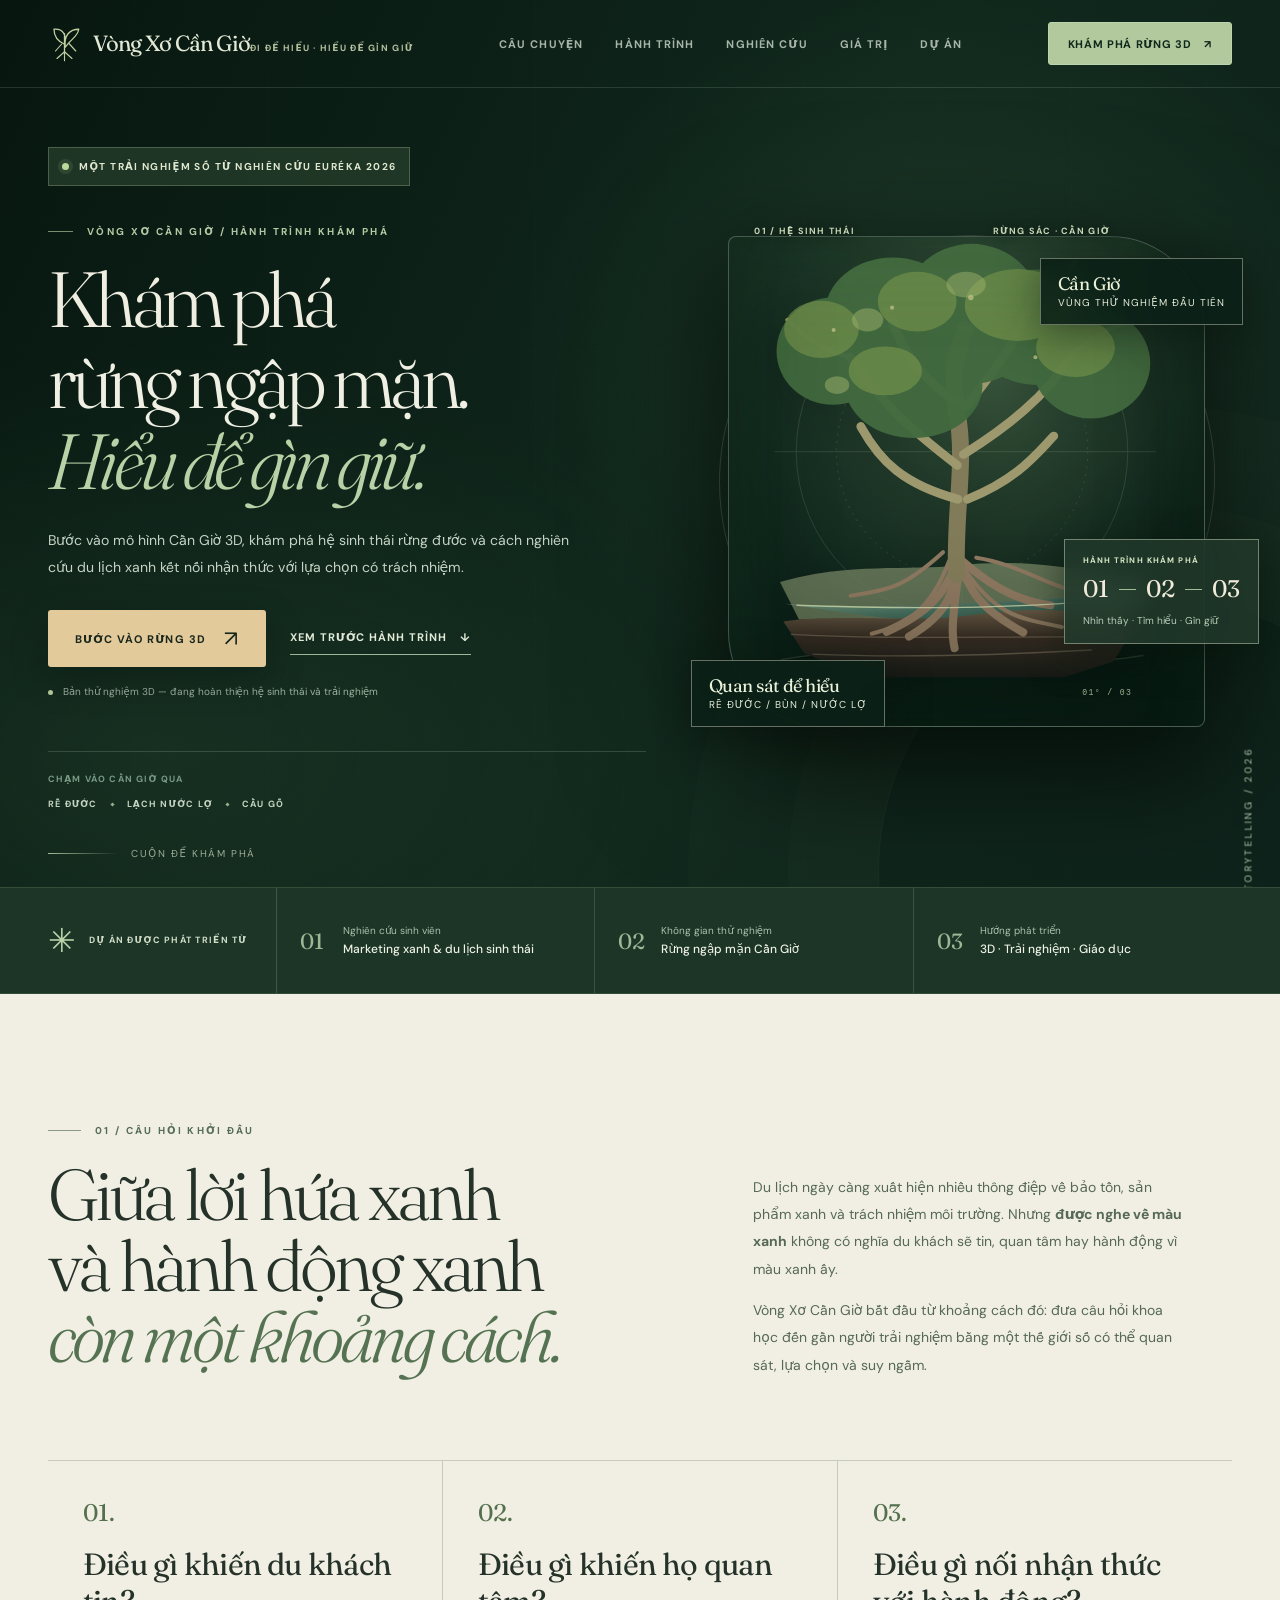
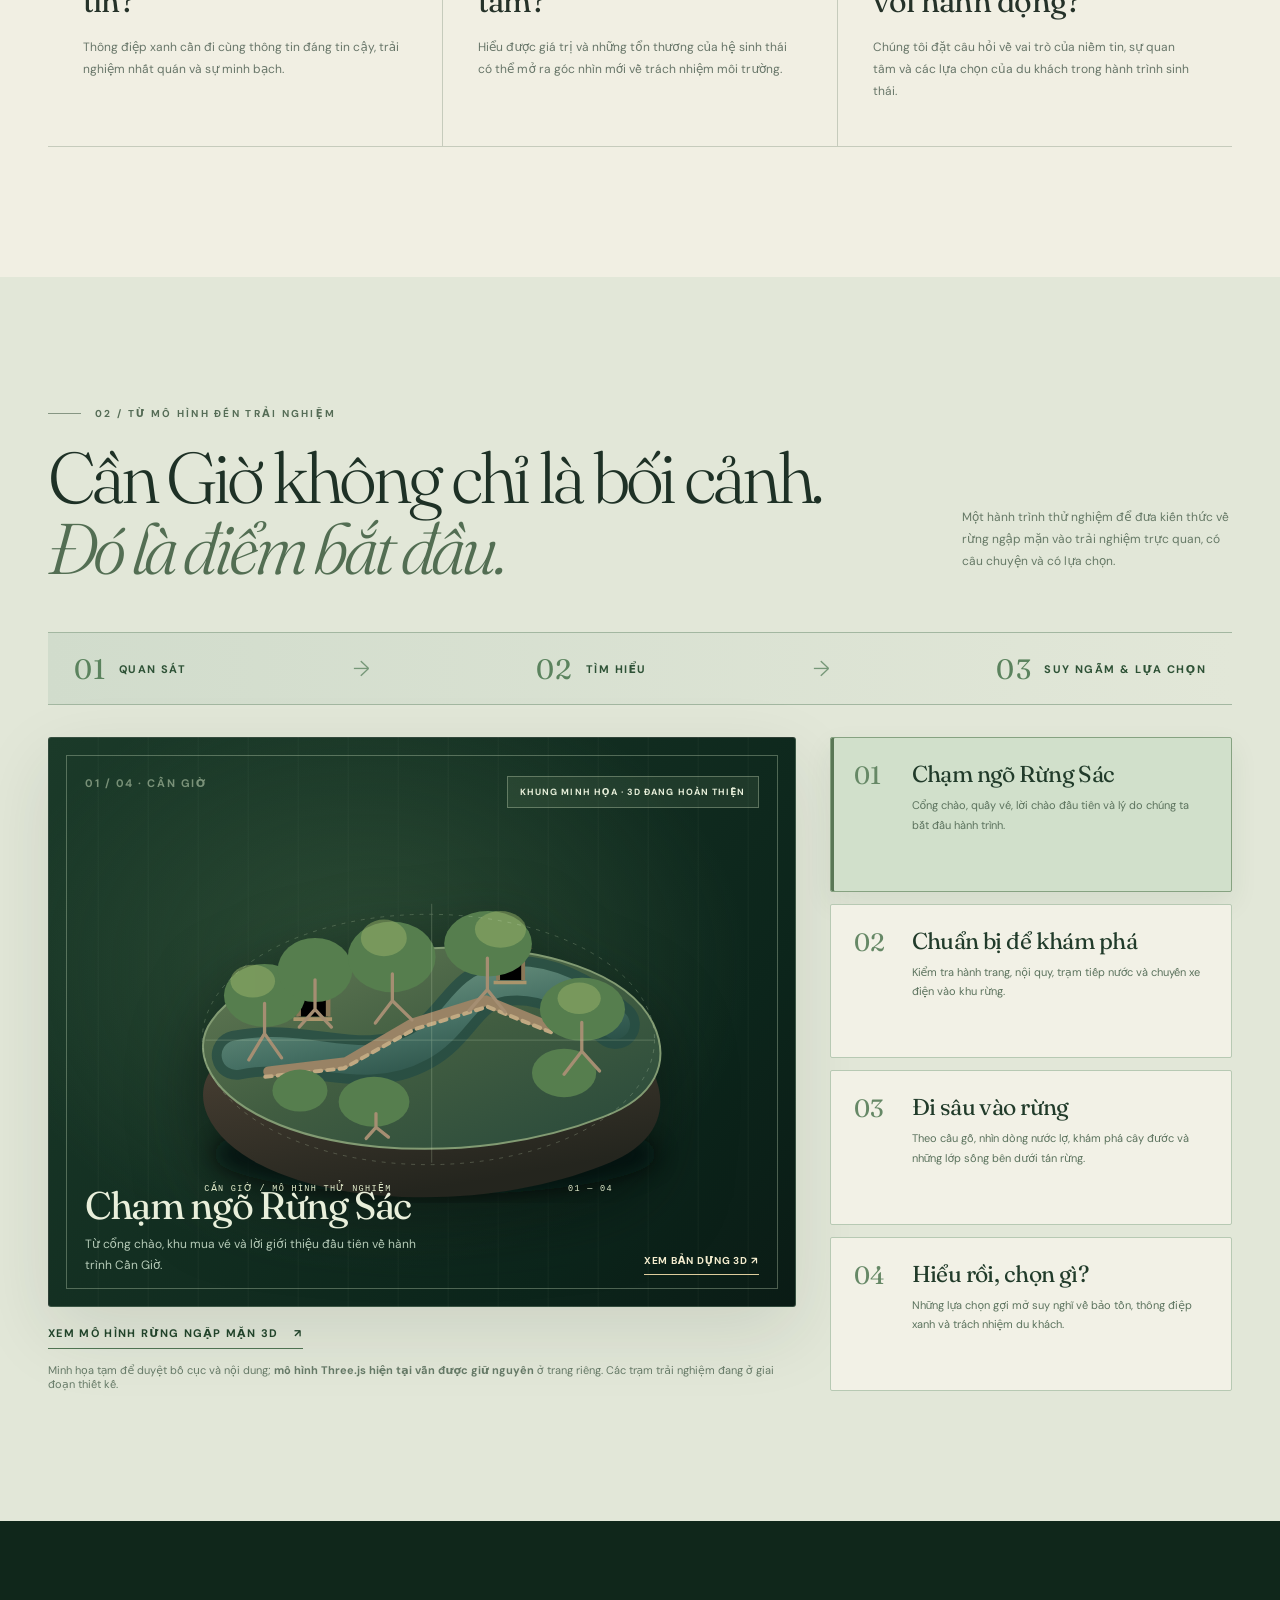
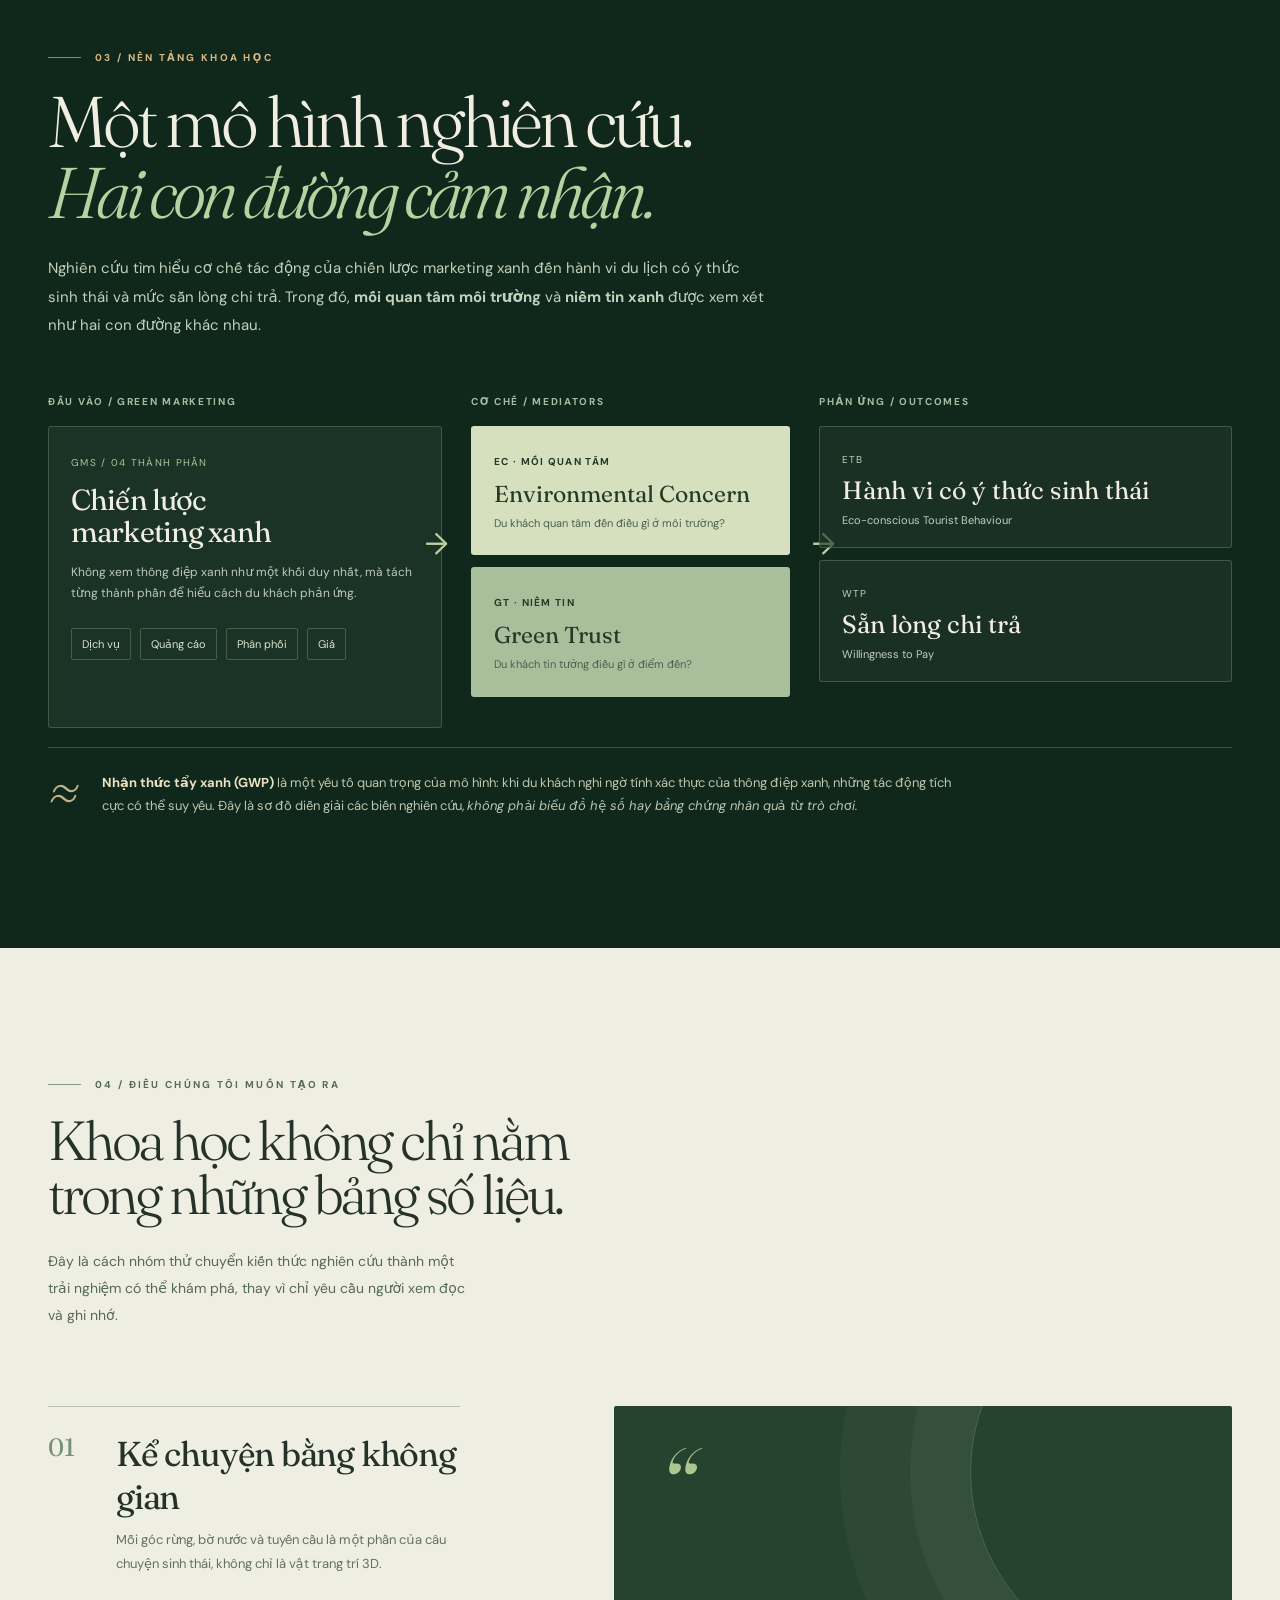
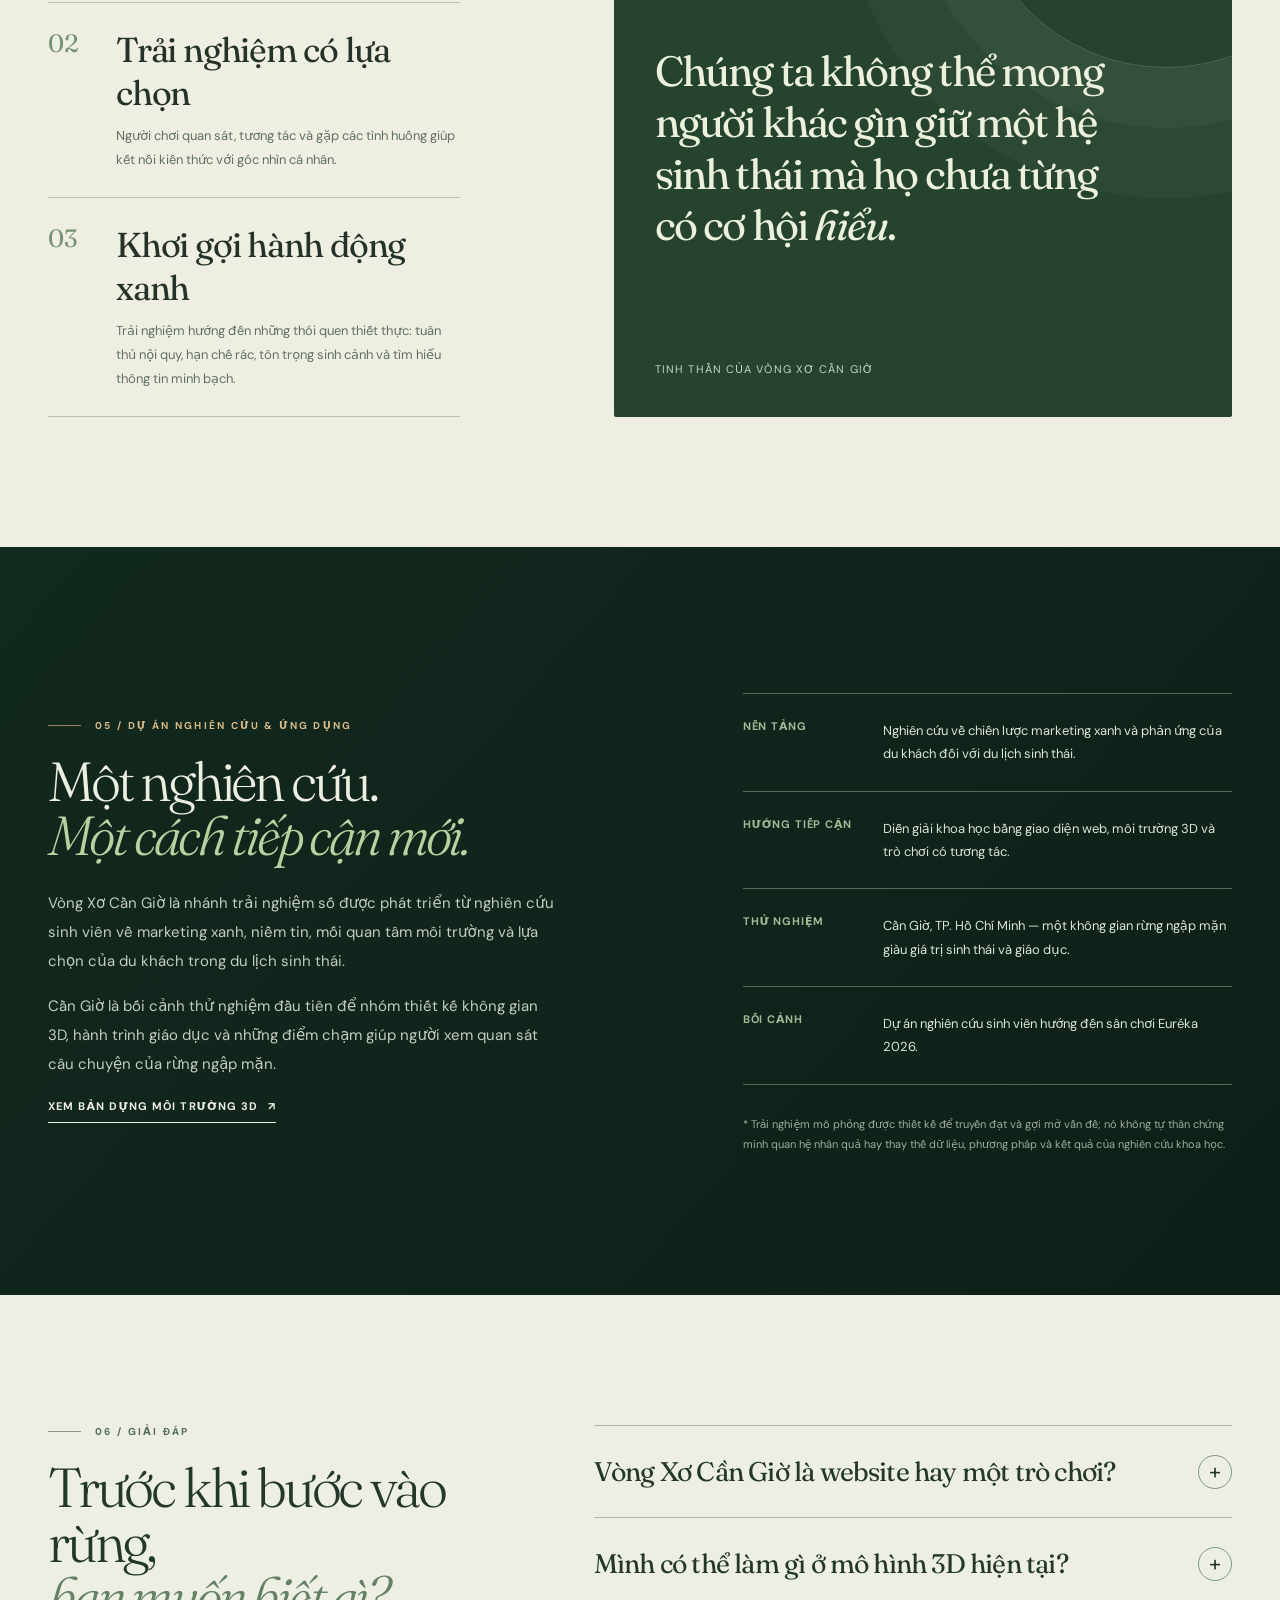
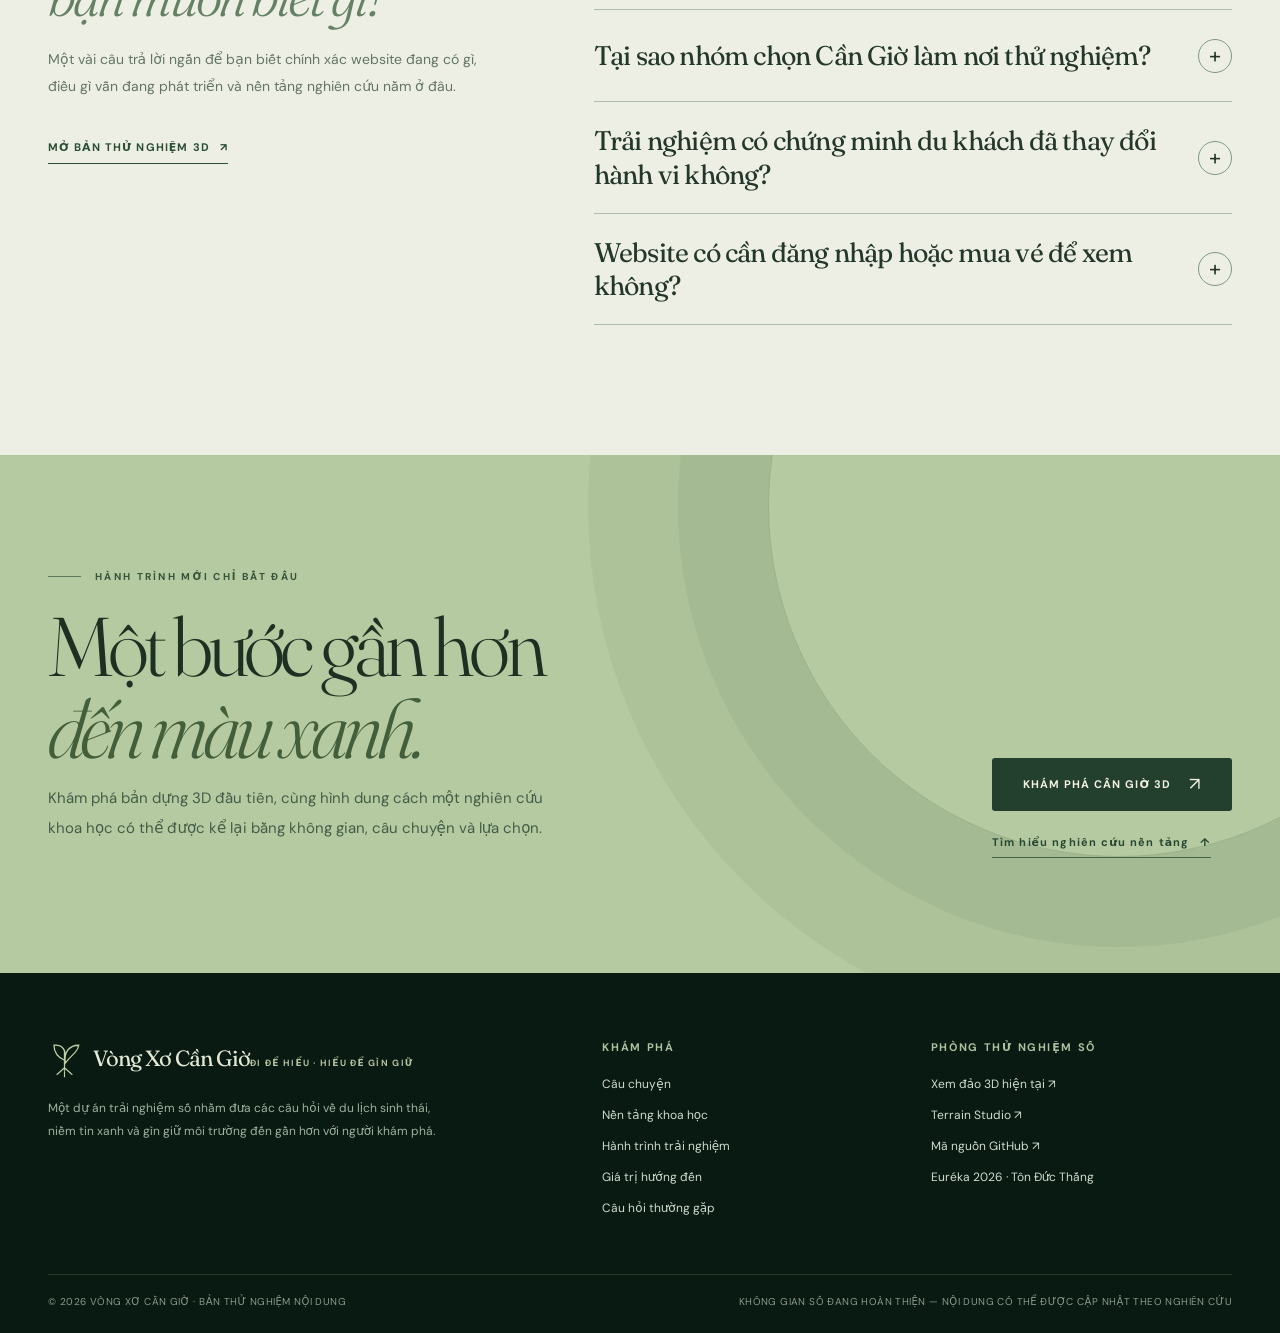
<file: index.html>
<!doctype html>
<html lang="vi">
<head>
  <meta charset="utf-8">
  <meta name="viewport" content="width=device-width,initial-scale=1">
  <meta name="theme-color" content="#0c1914">
  <meta name="description" content="Khám phá mô hình rừng ngập mặn Cần Giờ 3D. Từ trải nghiệm số đến những câu hỏi khoa học về niềm tin, nhận thức và du lịch xanh.">
  <meta property="og:type" content="website">
  <meta property="og:title" content="Vòng Xơ Cần Giờ — Đi để hiểu. Hiểu để gìn giữ.">
  <meta property="og:description" content="Bước vào rừng ngập mặn Cần Giờ 3D — hiểu hệ sinh thái, khám phá câu chuyện khoa học về du lịch xanh.">
  <title>Khám phá rừng ngập mặn Cần Giờ 3D | Vòng Xơ Cần Giờ</title>
  <link rel="stylesheet" href="./landing.css">
  <link rel="stylesheet" href="./landing-v2.css">
  <script src="./landing.js" defer></script>
</head>
<body>
  <a class="skip" href="#noi-dung">Chuyển tới nội dung chính</a>
  <div class="progress" aria-hidden="true"></div>

  <header class="site-header">
    <div class="container header-inner">
      <a class="identity" href="#dau-trang" aria-label="Vòng Xơ Cần Giờ — đầu trang">
        <svg class="identity-icon" viewBox="0 0 44 50" fill="none" aria-hidden="true">
          <path d="M22 40V12M22 26C13 22 8 15 8 6c12-1 17 7 14 20ZM23 30c9-13 16-13 18-24-12 0-20 8-18 24Z" stroke="currentColor" stroke-width="1.7" stroke-linecap="round" stroke-linejoin="round"/>
          <path d="m22 36-10 9m10-9 10 9M22 41v7M18 26l-8 9m18-10 9 10" stroke="currentColor" stroke-width="1.5" stroke-linecap="round"/>
        </svg>
        <span><span class="identity-title">Vòng Xơ Cần Giờ</span><span class="identity-sub">ĐI ĐỂ HIỂU · HIỂU ĐỂ GÌN GIỮ</span></span>
      </a>
      <nav class="main-nav" id="mainNav" aria-label="Điều hướng chính">
        <a href="#cau-chuyen">Câu chuyện</a>
        <a href="#hanh-trinh">Hành trình</a>
        <a href="#khoa-hoc">Nghiên cứu</a>
        <a href="#gia-tri">Giá trị</a>
        <a href="#du-an">Dự án</a>
      </nav>
      <a class="header-action" href="./3d.html">KHÁM PHÁ RỪNG 3D <span aria-hidden="true">↗</span></a>
      <button class="menu-button" type="button" aria-label="Mở menu" aria-controls="mainNav" aria-expanded="false">
        <svg viewBox="0 0 24 24" fill="none" stroke="currentColor" stroke-width="1.7" stroke-linecap="round"><path d="M4 7h16M4 12h16M4 17h16"/></svg>MENU
      </button>
    </div>
  </header>

  <main id="noi-dung">
    <section class="hero" id="dau-trang" aria-labelledby="heroTitle">
      <div class="container hero-grid">
        <div class="hero-copy">
          <div class="hero-project-label"><span class="project-pulse" aria-hidden="true"></span> MỘT TRẢI NGHIỆM SỐ TỪ NGHIÊN CỨU EURÉKA 2026</div>
          <div class="eyebrow">VÒNG XƠ CẦN GIỜ / HÀNH TRÌNH KHÁM PHÁ</div>
          <h1 class="display hero-title" id="heroTitle">Khám phá<br><span class="hero-line-accent">rừng ngập mặn.</span><br><em>Hiểu để gìn giữ.</em></h1>
          <p class="body-lead hero-dek">Bước vào mô hình Cần Giờ 3D, khám phá hệ sinh thái rừng đước và cách nghiên cứu du lịch xanh kết nối nhận thức với lựa chọn có trách nhiệm.</p>
          <div class="hero-actions">
            <a class="btn btn-main hero-primary" href="./3d.html">Bước vào rừng 3D <span class="arrow" aria-hidden="true">↗</span></a>
            <a class="hero-secondary" href="#hanh-trinh">Xem trước hành trình <span aria-hidden="true">↓</span></a>
          </div>
          <div class="hero-prototype-note"><span class="status-dot" aria-hidden="true"></span> Bản thử nghiệm 3D — đang hoàn thiện hệ sinh thái và trải nghiệm</div>
          <div class="hero-aside" aria-label="Những gì có thể khám phá">
            <span class="hero-aside-label">CHẠM VÀO CẦN GIỜ QUA</span>
            <span>RỄ ĐƯỚC</span><span class="hero-aside-sep" aria-hidden="true"></span>
            <span>LẠCH NƯỚC LỢ</span><span class="hero-aside-sep" aria-hidden="true"></span>
            <span>CẦU GỖ</span>
          </div>
        </div>

        <div class="illustration-shell" aria-label="Minh họa nghệ thuật rừng đước và lớp đất ngập mặn">
          <div class="illustration-orbit" aria-hidden="true"></div>
          <div class="illustration-orbit two" aria-hidden="true"></div>
          <div class="illustration-card" aria-hidden="true">
            <svg viewBox="0 0 700 720" xmlns="http://www.w3.org/2000/svg" role="img" aria-label="Cây đước với tán rừng, rễ chống, mặt nước và lớp bùn">
              <defs>
                <radialGradient id="forestHalo" cx=".55" cy=".26" r=".66"><stop offset="0" stop-color="#49694b" stop-opacity=".72"/><stop offset="1" stop-color="#132c20" stop-opacity=".03"/></radialGradient>
                <linearGradient id="tidalWater" x1="0" y1="0" x2="1" y2="1"><stop stop-color="#8caa88"/><stop offset=".48" stop-color="#426e60"/><stop offset="1" stop-color="#153c33"/></linearGradient>
                <linearGradient id="darkSoil" x1="0" x2="0" y1="0" y2="1"><stop stop-color="#665844"/><stop offset=".4" stop-color="#382d24"/><stop offset="1" stop-color="#1b1c18"/></linearGradient>
              </defs>
              <rect width="700" height="720" fill="url(#forestHalo)"/>
              <g opacity=".2" stroke="#d5e0bc" fill="none">
                <circle cx="343" cy="316" r="244"/><circle cx="343" cy="316" r="185" stroke-dasharray="3 8"/>
                <path d="M67 316H628M343 48v565"/><path d="M125 150c140 70 320 65 451-2" stroke-dasharray="4 10"/>
              </g>
              <g stroke="#69826c" stroke-width="2" opacity=".37">
                <path d="M76 622c185-30 365 4 552-33"/><path d="M88 636c180-22 358 6 522-20"/>
              </g>
              <path d="M75 508c101-30 189-16 263-25 92-9 173 0 284 31l-18 33-55 19-446-3Z" fill="#728362" opacity=".8"/>
              <path d="M83 540c154 11 337-5 527-16-31 14-83 32-143 39-146 14-261-4-384-23Z" fill="url(#tidalWater)" opacity=".85"/>
              <path d="M80 566c77-12 196 3 281-10 89-13 160-8 239 13l-34 56-73 23H201l-90-35Z" fill="url(#darkSoil)"/>
              <path d="M91 585c142 8 294 2 487 4M123 614c114 5 247 3 411-6" stroke="#867761" stroke-width="2" opacity=".6" fill="none"/>
              <g stroke="#8d7860" stroke-linecap="round" fill="none">
                <path d="M336 475c-15 48-43 78-104 106M338 472c-6 44-10 80-73 116M338 476c18 44 25 67 95 106M340 474c35 31 76 61 133 68M340 468c-4 56-16 104-8 137" stroke-width="12"/>
                <path d="M315 464c-55 50-78 56-136 64M364 472c66 10 110 46 161 52M341 481c49 74 81 80 149 93M324 477c-28 75-65 94-114 107" stroke-width="6"/>
              </g>
              <path d="M335 497c-4-92 15-168 0-242-5-44-7-68 13-118" stroke="#827b59" stroke-width="25" fill="none" stroke-linecap="round"/>
              <g fill="none" stroke="#9e986e" stroke-linecap="round">
                <path d="M336 336c-69-53-111-91-158-159M345 320c61-38 123-85 161-149M348 250c-70-39-95-88-114-141M349 250c39-52 76-94 101-167M337 386c-80-22-114-55-143-107M351 386c74-30 100-65 127-93" stroke-width="13"/>
                <path d="M178 176c-37-5-67-30-92-54M506 171c33-28 55-39 77-43M450 83c26-5 42-20 59-46" stroke-width="6"/>
              </g>
              <g fill="#426a3f" opacity=".96">
                <ellipse cx="153" cy="168" rx="83" ry="79"/><ellipse cx="241" cy="113" rx="100" ry="83"/>
                <ellipse cx="357" cy="113" rx="104" ry="103"/><ellipse cx="456" cy="133" rx="104" ry="85"/>
                <ellipse cx="533" cy="186" rx="87" ry="81"/><ellipse cx="272" cy="219" rx="101" ry="77"/>
              </g>
              <g fill="#75934b" opacity=".66">
                <ellipse cx="136" cy="136" rx="55" ry="42"/><ellipse cx="277" cy="95" rx="58" ry="44"/>
                <ellipse cx="425" cy="100" rx="78" ry="53"/><ellipse cx="510" cy="163" rx="58" ry="43"/>
                <ellipse cx="230" cy="197" rx="54" ry="36"/>
              </g>
              <g fill="#a6ba70" opacity=".46">
                <ellipse cx="204" cy="122" rx="23" ry="17"/><ellipse cx="349" cy="70" rx="29" ry="19"/>
                <ellipse cx="487" cy="110" rx="26" ry="18"/><ellipse cx="159" cy="218" rx="18" ry="13"/>
              </g>
              <g fill="#c5c58a" opacity=".72"><circle cx="154" cy="137" r="3"/><circle cx="240" cy="104" r="3"/><circle cx="356" cy="89" r="4"/><circle cx="451" cy="177" r="3"/><circle cx="480" cy="113" r="3"/></g>
              <path d="M100 542c132 5 330 7 496-12" stroke="#d6e1b3" stroke-width="2" stroke-linecap="round" opacity=".8" fill="none"/>
              <g font-family="monospace" font-size="12" fill="#c9dcb7" letter-spacing="2">
                <text x="68" y="674">RỪNG NGẬP MẶN</text><text x="520" y="674">01° / 03</text>
              </g>
            </svg>
          </div>
          <div class="hero-visual-index"><span>01 / HỆ SINH THÁI</span><span>RỪNG SÁC · CẦN GIỜ</span></div>
          <div class="figure-tag top"><strong>Cần Giờ</strong> VÙNG THỬ NGHIỆM ĐẦU TIÊN</div>
          <div class="figure-tag bottom"><strong>Quan sát để hiểu</strong> RỄ ĐƯỚC / BÙN / NƯỚC LỢ</div>
          <div class="hero-discovery-card" aria-hidden="true">
            <span>HÀNH TRÌNH KHÁM PHÁ</span>
            <div><b>01</b><i></i><b>02</b><i></i><b>03</b></div>
            <small>Nhìn thấy · Tìm hiểu · Gìn giữ</small>
          </div>
          <span class="edge-mark" aria-hidden="true">SCIENTIFIC STORYTELLING / 2026</span>
        </div>
      </div>
      <div class="scroll-marker" aria-hidden="true"><span class="scroll-line"></span> CUỘN ĐỂ KHÁM PHÁ</div>
    </section>

    <div class="evidence-strip" aria-label="Thông tin thực tế về dự án">
      <div class="container evidence-grid">
        <div class="evidence-intro"><span class="evidence-star" aria-hidden="true">✳</span><span>DỰ ÁN ĐƯỢC PHÁT TRIỂN TỪ</span></div>
        <div class="evidence-item"><span class="evidence-number">01</span><span>Nghiên cứu sinh viên<br><strong>Marketing xanh &amp; du lịch sinh thái</strong></span></div>
        <div class="evidence-item"><span class="evidence-number">02</span><span>Không gian thử nghiệm<br><strong>Rừng ngập mặn Cần Giờ</strong></span></div>
        <div class="evidence-item"><span class="evidence-number">03</span><span>Hướng phát triển<br><strong>3D · Trải nghiệm · Giáo dục</strong></span></div>
      </div>
    </div>

    <section class="section prelude" id="cau-chuyen" aria-labelledby="problemTitle">
      <div class="container">
        <div class="prelude-layout">
          <div class="reveal">
            <div class="eyebrow dark">01 / CÂU HỎI KHỞI ĐẦU</div>
            <h2 class="display section-title" id="problemTitle">Giữa lời hứa xanh<br>và hành động xanh<br><em>còn một khoảng cách.</em></h2>
          </div>
          <div class="prelude-copy reveal">
            <p>Du lịch ngày càng xuất hiện nhiều thông điệp về bảo tồn, sản phẩm xanh và trách nhiệm môi trường. Nhưng <strong>được nghe về màu xanh</strong> không có nghĩa du khách sẽ tin, quan tâm hay hành động vì màu xanh ấy.</p>
            <p>Vòng Xơ Cần Giờ bắt đầu từ khoảng cách đó: đưa câu hỏi khoa học đến gần người trải nghiệm bằng một thế giới số có thể quan sát, lựa chọn và suy ngẫm.</p>
          </div>
        </div>
        <div class="question-grid">
          <article class="question reveal">
            <div class="question-index">01.</div>
            <h3>Điều gì khiến du khách tin?</h3>
            <p>Thông điệp xanh cần đi cùng thông tin đáng tin cậy, trải nghiệm nhất quán và sự minh bạch.</p>
          </article>
          <article class="question reveal">
            <div class="question-index">02.</div>
            <h3>Điều gì khiến họ quan tâm?</h3>
            <p>Hiểu được giá trị và những tổn thương của hệ sinh thái có thể mở ra góc nhìn mới về trách nhiệm môi trường.</p>
          </article>
          <article class="question reveal">
            <div class="question-index">03.</div>
            <h3>Điều gì nối nhận thức với hành động?</h3>
            <p>Chúng tôi đặt câu hỏi về vai trò của niềm tin, sự quan tâm và các lựa chọn của du khách trong hành trình sinh thái.</p>
          </article>
        </div>
      </div>
    </section>

    <section class="section journey" id="hanh-trinh" aria-labelledby="journeyTitle">
      <div class="container">
        <div class="journey-header">
          <div class="reveal">
            <div class="eyebrow dark">02 / TỪ MÔ HÌNH ĐẾN TRẢI NGHIỆM</div>
            <h2 class="display section-title" id="journeyTitle">Cần Giờ không chỉ là bối cảnh.<br><em>Đó là điểm bắt đầu.</em></h2>
          </div>
          <p class="kicker-right reveal">Một hành trình thử nghiệm để đưa kiến thức về rừng ngập mặn vào trải nghiệm trực quan, có câu chuyện và có lựa chọn.</p>
        </div>

        <div class="journey-pathway reveal" aria-label="Ba bước của trải nghiệm">
          <span><strong>01</strong> QUAN SÁT</span><b aria-hidden="true">→</b>
          <span><strong>02</strong> TÌM HIỂU</span><b aria-hidden="true">→</b>
          <span><strong>03</strong> SUY NGẪM &amp; LỰA CHỌN</span>
        </div>
        <div class="journey-layout">
          <div>
            <div class="scene-demo" data-stage="0" aria-label="Minh họa tạm thời của khu vực rừng ngập mặn, thay thế bằng cảnh 3D sau">
              <div class="scene-overlay-top">
                <span class="scene-counter"><span id="sceneCounter">01</span> <span>/ 04 · CẦN GIỜ</span></span>
                <span class="scene-badge">KHUNG MINH HỌA · 3D ĐANG HOÀN THIỆN</span>
              </div>
              <div class="scene-stage" aria-hidden="true">
                <svg viewBox="0 0 900 650" xmlns="http://www.w3.org/2000/svg">
                  <defs>
                    <linearGradient id="islandTop" x1="0" y1="0" x2=".9" y2="1"><stop stop-color="#657c56"/><stop offset=".52" stop-color="#415d41"/><stop offset="1" stop-color="#2a4a3b"/></linearGradient>
                    <linearGradient id="islandSide" x1="0" y1="0" x2=".4" y2="1"><stop stop-color="#55483a"/><stop offset="1" stop-color="#24251e"/></linearGradient>
                    <linearGradient id="riverInk" x1="0" y1="0" x2="1" y2="1"><stop stop-color="#789e89"/><stop offset=".55" stop-color="#456f63"/><stop offset="1" stop-color="#21463e"/></linearGradient>
                    <filter id="softShadow"><feGaussianBlur stdDeviation="16"/></filter>
                  </defs>
                  <ellipse cx="470" cy="548" rx="340" ry="62" fill="#020e0a" opacity=".66" filter="url(#softShadow)"/>
                  <path d="M129 345C175 274 345 236 485 233c152-3 280 38 318 116 28 60 2 113-76 142-99 39-220 56-342 46C250 525 151 478 123 415c-10-22-10-48 6-70Z" transform="translate(0 74)" fill="url(#islandSide)"/>
                  <path d="M129 345C175 274 345 236 485 233c152-3 280 38 318 116 28 60 2 113-76 142-99 39-220 56-342 46C250 525 151 478 123 415c-10-22-10-48 6-70Z" fill="url(#islandTop)" stroke="#829b73" stroke-width="3"/>
                  <path d="M167 397C275 375 358 433 447 384c58-31 66-89 126-99 63-10 123 24 172 65" stroke="#234b44" stroke-width="75" stroke-linecap="round" fill="none" opacity=".75"/>
                  <path d="M167 397C275 375 358 433 447 384c58-31 66-89 126-99 63-10 123 24 172 65" stroke="url(#riverInk)" stroke-width="45" stroke-linecap="round" fill="none"/>
                  <g stroke="#998365" fill="none" stroke-linecap="round">
                    <path d="M216 422 334 408 435 349 548 314 640 352" stroke-width="16"/>
                    <path d="M211 430 331 417 437 358 550 323 647 362" stroke="#c1a982" stroke-width="6" stroke-dasharray="10 9"/>
                  </g>
                  <g transform="translate(284 309)"><path d="M-22 29V-27H23V29" stroke="#8a7858" stroke-width="7"/><path d="m-38-28 38-29 40 29Z" fill="#66533c"/><path d="M-30 33H29" stroke="#ab956c" stroke-width="6"/></g>
                  <g transform="translate(585 258) scale(.85)"><path d="M-22 29V-27H23V29" stroke="#8a7858" stroke-width="7"/><path d="m-38-28 38-29 40 29Z" fill="#66533c"/><path d="M-30 33H29" stroke="#ab956c" stroke-width="6"/></g>
                  <g fill="#567e4e">
                    <ellipse cx="210" cy="306" rx="62" ry="48"/><ellipse cx="287" cy="267" rx="57" ry="49"/>
                    <ellipse cx="404" cy="247" rx="67" ry="54"/><ellipse cx="551" cy="227" rx="67" ry="50"/>
                    <ellipse cx="695" cy="327" rx="65" ry="48"/><ellipse cx="667" cy="424" rx="49" ry="37"/>
                    <ellipse cx="377" cy="468" rx="54" ry="38"/><ellipse cx="264" cy="451" rx="42" ry="32"/>
                  </g>
                  <g fill="#9db66c" opacity=".48">
                    <ellipse cx="192" cy="284" rx="34" ry="25"/><ellipse cx="392" cy="218" rx="35" ry="28"/>
                    <ellipse cx="570" cy="205" rx="39" ry="28"/><ellipse cx="690" cy="310" rx="33" ry="24"/>
                  </g>
                  <g stroke="#a58e72" fill="none" stroke-width="5" stroke-linecap="round">
                    <path d="M210 318v46l-24 40m24-40 26 37M287 282v45l-24 27m24-27 25 27M405 273v41l-26 34m26-34 30 29"/>
                    <path d="M550 249v48l-28 32m28-32 27 34M694 347v44l-27 35m27-35 27 30M380 486v21l-15 17m15-17 19 15"/>
                  </g>
                  <g fill="none" stroke="#d5e9c3" opacity=".35" stroke-width="1">
                    <ellipse cx="460" cy="373" rx="345" ry="191" stroke-dasharray="6 9"/>
                    <path d="M120 374H804M465 166v395"/>
                  </g>
                  <g fill="#e0e9c9" font-family="monospace" font-size="13" letter-spacing="2"><text x="118" y="604">CẦN GIỜ / MÔ HÌNH THỬ NGHIỆM</text><text x="673" y="604">01 — 04</text></g>
                </svg>
              </div>
              <div class="scene-overlay-bottom" aria-live="polite">
                <div>
                  <h3 id="sceneTitle">Chạm ngõ Rừng Sác</h3>
                  <p id="sceneDescription">Từ cổng chào, khu mua vé và lời giới thiệu đầu tiên về hành trình Cần Giờ.</p>
                </div>
                <a class="scene-link" href="./3d.html">Xem bản dựng 3D ↗</a>
              </div>
            </div>
            <a class="journey-direct-link" href="./3d.html">XEM MÔ HÌNH RỪNG NGẬP MẶN 3D <span aria-hidden="true">↗</span></a>
            <p class="journey-note">Minh họa tạm để duyệt bố cục và nội dung; <strong>mô hình Three.js hiện tại vẫn được giữ nguyên</strong> ở trang riêng. Các trạm trải nghiệm đang ở giai đoạn thiết kế.</p>
          </div>
          <div class="journey-steps" role="group" aria-label="Chọn giai đoạn trong hành trình dự kiến">
            <button class="journey-step" type="button" data-step="0" aria-current="step">
              <span class="num">01</span><span><span class="step-name">Chạm ngõ Rừng Sác</span><span class="step-desc">Cổng chào, quầy vé, lời chào đầu tiên và lý do chúng ta bắt đầu hành trình.</span></span>
            </button>
            <button class="journey-step" type="button" data-step="1">
              <span class="num">02</span><span><span class="step-name">Chuẩn bị để khám phá</span><span class="step-desc">Kiểm tra hành trang, nội quy, trạm tiếp nước và chuyến xe điện vào khu rừng.</span></span>
            </button>
            <button class="journey-step" type="button" data-step="2">
              <span class="num">03</span><span><span class="step-name">Đi sâu vào rừng</span><span class="step-desc">Theo cầu gỗ, nhìn dòng nước lợ, khám phá cây đước và những lớp sống bên dưới tán rừng.</span></span>
            </button>
            <button class="journey-step" type="button" data-step="3">
              <span class="num">04</span><span><span class="step-name">Hiểu rồi, chọn gì?</span><span class="step-desc">Những lựa chọn gợi mở suy nghĩ về bảo tồn, thông điệp xanh và trách nhiệm du khách.</span></span>
            </button>
          </div>
        </div>
      </div>
    </section>

    <section class="section research" id="khoa-hoc" aria-labelledby="scienceTitle">
      <div class="container">
        <div class="section-head reveal">
          <div class="eyebrow gold">03 / NỀN TẢNG KHOA HỌC</div>
          <h2 class="display section-title" id="scienceTitle">Một mô hình nghiên cứu.<br><em>Hai con đường cảm nhận.</em></h2>
          <p class="research-kicker">Nghiên cứu tìm hiểu cơ chế tác động của chiến lược marketing xanh đến hành vi du lịch có ý thức sinh thái và mức sẵn lòng chi trả. Trong đó, <strong>mối quan tâm môi trường</strong> và <strong>niềm tin xanh</strong> được xem xét như hai con đường khác nhau.</p>
        </div>
        <div class="pathway" aria-label="Sơ đồ khái niệm mô hình nghiên cứu">
          <div class="path-col reveal">
            <span class="path-col-label">ĐẦU VÀO / GREEN MARKETING</span>
            <div class="path-capsule">
              <span class="mini">GMS / 04 THÀNH PHẦN</span>
              <h3>Chiến lược<br>marketing xanh</h3>
              <p>Không xem thông điệp xanh như một khối duy nhất, mà tách từng thành phần để hiểu cách du khách phản ứng.</p>
              <div class="source-pill-list">
                <span class="source-pill">Dịch vụ</span><span class="source-pill">Quảng cáo</span>
                <span class="source-pill">Phân phối</span><span class="source-pill">Giá</span>
              </div>
            </div>
          </div>
          <span class="flow-arrow" aria-hidden="true">→</span>
          <div class="path-col reveal">
            <span class="path-col-label">CƠ CHẾ / MEDIATORS</span>
            <div class="mid-stages">
              <div class="mid-card"><span class="code">EC · MỐI QUAN TÂM</span><strong>Environmental Concern</strong><p>Du khách quan tâm đến điều gì ở môi trường?</p></div>
              <div class="mid-card"><span class="code">GT · NIỀM TIN</span><strong>Green Trust</strong><p>Du khách tin tưởng điều gì ở điểm đến?</p></div>
            </div>
          </div>
          <span class="flow-arrow second" aria-hidden="true">→</span>
          <div class="path-col reveal">
            <span class="path-col-label">PHẢN ỨNG / OUTCOMES</span>
            <div class="outcome-stack">
              <div class="outcome-item"><small>ETB</small><strong>Hành vi có ý thức sinh thái</strong><p>Eco-conscious Tourist Behaviour</p></div>
              <div class="outcome-item"><small>WTP</small><strong>Sẵn lòng chi trả</strong><p>Willingness to Pay</p></div>
            </div>
          </div>
        </div>
        <div class="caution reveal">
          <span class="caution-mark" aria-hidden="true">≈</span>
          <p><strong>Nhận thức tẩy xanh (GWP)</strong> là một yếu tố quan trọng của mô hình: khi du khách nghi ngờ tính xác thực của thông điệp xanh, những tác động tích cực có thể suy yếu. Đây là sơ đồ diễn giải các biến nghiên cứu, <em>không phải biểu đồ hệ số hay bằng chứng nhân quả từ trò chơi.</em></p>
        </div>
      </div>
    </section>

    <section class="section impact" id="gia-tri" aria-labelledby="impactTitle">
      <div class="container">
        <div class="impact-head reveal">
          <div class="eyebrow dark">04 / ĐIỀU CHÚNG TÔI MUỐN TẠO RA</div>
          <h2 class="display section-title medium" id="impactTitle">Khoa học không chỉ nằm<br>trong những bảng số liệu.</h2>
          <p class="prelude-copy">Đây là cách nhóm thử chuyển kiến thức nghiên cứu thành một trải nghiệm có thể khám phá, thay vì chỉ yêu cầu người xem đọc và ghi nhớ.</p>
        </div>
        <div class="impact-layout">
          <div class="reveal">
            <div class="impact-feature"><span class="index">01</span><div><h3>Kể chuyện bằng không gian</h3><p>Mỗi góc rừng, bờ nước và tuyến cầu là một phần của câu chuyện sinh thái, không chỉ là vật trang trí 3D.</p></div></div>
            <div class="impact-feature"><span class="index">02</span><div><h3>Trải nghiệm có lựa chọn</h3><p>Người chơi quan sát, tương tác và gặp các tình huống giúp kết nối kiến thức với góc nhìn cá nhân.</p></div></div>
            <div class="impact-feature"><span class="index">03</span><div><h3>Khơi gợi hành động xanh</h3><p>Trải nghiệm hướng đến những thói quen thiết thực: tuân thủ nội quy, hạn chế rác, tôn trọng sinh cảnh và tìm hiểu thông tin minh bạch.</p></div></div>
          </div>
          <div class="impact-statement reveal">
            <div class="quote-mark" aria-hidden="true">“</div>
            <blockquote>Chúng ta không thể mong người khác gìn giữ một hệ sinh thái mà họ chưa từng có cơ hội <em>hiểu</em>.</blockquote>
            <div class="signature">TINH THẦN CỦA VÒNG XƠ CẦN GIỜ</div>
          </div>
        </div>
      </div>
    </section>

    <section class="section science" id="du-an" aria-labelledby="projectTitle">
      <div class="container science-grid">
        <div class="reveal">
          <div class="eyebrow gold">05 / DỰ ÁN NGHIÊN CỨU & ỨNG DỤNG</div>
          <h2 class="display section-title medium" id="projectTitle">Một nghiên cứu.<br><em>Một cách tiếp cận mới.</em></h2>
          <p class="body-lead">Vòng Xơ Cần Giờ là nhánh trải nghiệm số được phát triển từ nghiên cứu sinh viên về marketing xanh, niềm tin, mối quan tâm môi trường và lựa chọn của du khách trong du lịch sinh thái.</p>
          <p class="body-lead">Cần Giờ là bối cảnh thử nghiệm đầu tiên để nhóm thiết kế không gian 3D, hành trình giáo dục và những điểm chạm giúp người xem quan sát câu chuyện của rừng ngập mặn.</p>
          <a class="text-link" href="./3d.html">Xem bản dựng môi trường 3D <span aria-hidden="true">↗</span></a>
        </div>
        <div class="reveal">
          <dl class="science-facts">
            <div class="science-fact"><dt>Nền tảng</dt><dd>Nghiên cứu về chiến lược marketing xanh và phản ứng của du khách đối với du lịch sinh thái.</dd></div>
            <div class="science-fact"><dt>Hướng tiếp cận</dt><dd>Diễn giải khoa học bằng giao diện web, môi trường 3D và trò chơi có tương tác.</dd></div>
            <div class="science-fact"><dt>Thử nghiệm</dt><dd>Cần Giờ, TP. Hồ Chí Minh — một không gian rừng ngập mặn giàu giá trị sinh thái và giáo dục.</dd></div>
            <div class="science-fact"><dt>Bối cảnh</dt><dd>Dự án nghiên cứu sinh viên hướng đến sân chơi Euréka 2026.</dd></div>
          </dl>
          <p class="disclaimer">* Trải nghiệm mô phỏng được thiết kế để truyền đạt và gợi mở vấn đề; nó không tự thân chứng minh quan hệ nhân quả hay thay thế dữ liệu, phương pháp và kết quả của nghiên cứu khoa học.</p>
        </div>
      </div>
    </section>

    <section class="section faq" id="cau-hoi" aria-labelledby="faqTitle">
      <div class="container faq-layout">
        <div class="reveal">
          <div class="eyebrow dark">06 / GIẢI ĐÁP</div>
          <h2 class="display section-title medium" id="faqTitle">Trước khi bước vào rừng,<br><em>bạn muốn biết gì?</em></h2>
          <p class="faq-intro">Một vài câu trả lời ngắn để bạn biết chính xác website đang có gì, điều gì vẫn đang phát triển và nền tảng nghiên cứu nằm ở đâu.</p>
          <a class="text-link" href="./3d.html">Mở bản thử nghiệm 3D <span aria-hidden="true">↗</span></a>
        </div>
        <div class="faq-list reveal">
          <details>
            <summary>Vòng Xơ Cần Giờ là website hay một trò chơi?<span class="faq-plus" aria-hidden="true">+</span></summary>
            <p>Đây là không gian giới thiệu dự án nghiên cứu và trải nghiệm số. Trang này kể câu chuyện, còn bản 3D riêng đang được phát triển thành môi trường khám phá tương tác và trò chơi giáo dục.</p>
          </details>
          <details>
            <summary>Mình có thể làm gì ở mô hình 3D hiện tại?<span class="faq-plus" aria-hidden="true">+</span></summary>
            <p>Bạn có thể quan sát, xoay và phóng gần mô hình địa hình rừng ngập mặn, cầu gỗ, chòi và những phần của hệ sinh thái đang được dựng thử. Các hoạt động game theo kịch bản chưa phải đều đã hoàn thiện.</p>
          </details>
          <details>
            <summary>Tại sao nhóm chọn Cần Giờ làm nơi thử nghiệm?<span class="faq-plus" aria-hidden="true">+</span></summary>
            <p>Rừng ngập mặn Cần Giờ cho phép nhóm đưa các chủ đề về cây đước, nước lợ, đất bùn và hoạt động du lịch sinh thái vào một câu chuyện có không gian cụ thể, dễ quan sát và dễ hình dung.</p>
          </details>
          <details>
            <summary>Trải nghiệm có chứng minh du khách đã thay đổi hành vi không?<span class="faq-plus" aria-hidden="true">+</span></summary>
            <p>Không. Trải nghiệm số là công cụ truyền đạt và gợi mở câu hỏi, không thay thế khảo sát, phương pháp phân tích hay bằng chứng khoa học của nghiên cứu.</p>
          </details>
          <details>
            <summary>Website có cần đăng nhập hoặc mua vé để xem không?<span class="faq-plus" aria-hidden="true">+</span></summary>
            <p>Không. Bạn có thể mở trang giới thiệu và mô hình 3D thử nghiệm trực tiếp. Các lựa chọn vé trong kịch bản game là nội dung trải nghiệm đang thiết kế, không phải cổng bán vé thực tế.</p>
          </details>
        </div>
      </div>
    </section>

    <section class="final-cta" aria-labelledby="closingTitle">
      <div class="container final-inner">
        <div>
          <div class="eyebrow">HÀNH TRÌNH MỚI CHỈ BẮT ĐẦU</div>
          <h2 class="display section-title" id="closingTitle">Một bước gần hơn<br><em>đến màu xanh.</em></h2>
          <p class="body-lead">Khám phá bản dựng 3D đầu tiên, cùng hình dung cách một nghiên cứu khoa học có thể được kể lại bằng không gian, câu chuyện và lựa chọn.</p>
        </div>
        <div class="final-actions">
          <a class="btn btn-dark" href="./3d.html">Khám phá Cần Giờ 3D <span class="arrow" aria-hidden="true">↗</span></a>
          <a class="final-subtle-link" href="#khoa-hoc">Tìm hiểu nghiên cứu nền tảng <span class="arrow" aria-hidden="true">↑</span></a>
        </div>
      </div>
    </section>
  </main>

  <a class="mobile-sticky-cta" href="./3d.html" aria-label="Bước vào bản thử nghiệm rừng ngập mặn 3D"><span>Bước vào rừng 3D</span><span aria-hidden="true">↗</span></a>

  <footer class="footer">
    <div class="container">
      <div class="footer-grid">
        <div>
          <a class="identity" href="#dau-trang" aria-label="Quay lại đầu trang"><svg class="identity-icon" viewBox="0 0 44 50" fill="none" aria-hidden="true"><path d="M22 40V12M22 26C13 22 8 15 8 6c12-1 17 7 14 20ZM23 30c9-13 16-13 18-24-12 0-20 8-18 24Z" stroke="currentColor" stroke-width="1.7"/><path d="m22 36-10 9m10-9 10 9M22 41v7" stroke="currentColor" stroke-width="1.5" stroke-linecap="round"/></svg><span><span class="identity-title">Vòng Xơ Cần Giờ</span><span class="identity-sub">ĐI ĐỂ HIỂU · HIỂU ĐỂ GÌN GIỮ</span></span></a>
          <p class="footer-blurb">Một dự án trải nghiệm số nhằm đưa các câu hỏi về du lịch sinh thái, niềm tin xanh và gìn giữ môi trường đến gần hơn với người khám phá.</p>
        </div>
        <div>
          <h4>Khám phá</h4>
          <div class="footer-links">
            <a href="#cau-chuyen">Câu chuyện</a>
            <a href="#khoa-hoc">Nền tảng khoa học</a>
            <a href="#hanh-trinh">Hành trình trải nghiệm</a>
            <a href="#gia-tri">Giá trị hướng đến</a>
            <a href="#cau-hoi">Câu hỏi thường gặp</a>
          </div>
        </div>
        <div>
          <h4>Phòng thử nghiệm số</h4>
          <div class="footer-links">
            <a href="./3d.html">Xem đảo 3D hiện tại ↗</a>
            <a href="./studio.html">Terrain Studio ↗</a>
            <a href="https://github.com/NguyenAn2812/modal-cangio" target="_blank" rel="noopener noreferrer">Mã nguồn GitHub ↗</a>
            <span>Euréka 2026 · Tôn Đức Thắng</span>
          </div>
        </div>
      </div>
      <div class="footer-end">
        <span>© 2026 VÒNG XƠ CẦN GIỜ · BẢN THỬ NGHIỆM NỘI DUNG</span>
        <span>KHÔNG GIAN SỐ ĐANG HOÀN THIỆN — NỘI DUNG CÓ THỂ ĐƯỢC CẬP NHẬT THEO NGHIÊN CỨU</span>
      </div>
    </div>
  </footer>
</body>
</html>
</file>
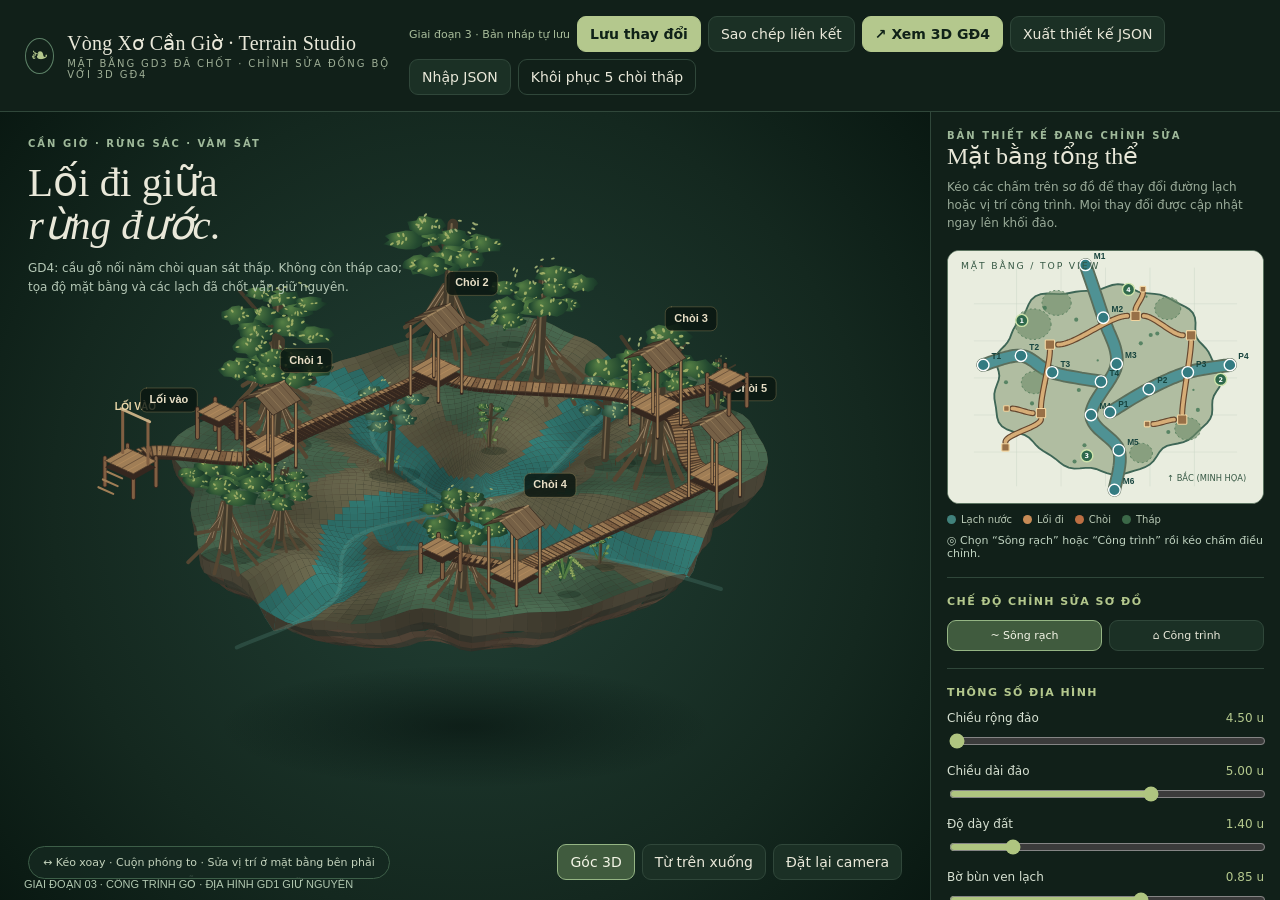
<file: studio.html>
<!doctype html>
<html lang="vi">
<head>
<meta charset="utf-8"><meta name="viewport" content="width=device-width,initial-scale=1">
<title>Vòng Xơ Cần Giờ · Mangrove Studio / Giai đoạn 03</title>
<style>
:root{--bg:#07130f;--panel:#112019;--panel2:#152820;--line:#30473a;--ink:#e9e8d9;--muted:#9aab99;--accent:#b4c88d;--mud:#76624a;--water:#416f68;--gold:#dbba82;--pink:#d1b1a0}
*{box-sizing:border-box}body{margin:0;background:var(--bg);color:var(--ink);font:14px 'Segoe UI',system-ui,Arial,sans-serif}button,input,select{font:inherit}button{color:inherit;cursor:pointer;border:1px solid var(--line);background:#1b3025;border-radius:9px;padding:9px 12px}button:hover{background:#294b38;border-color:#688462}button:focus-visible,input:focus-visible{outline:2px solid var(--accent);outline-offset:2px}button.active{background:#405b3e;color:#f3f5e6;border-color:#95b584}button.primary{background:#b4c88d;color:#102218;font-weight:700;border-color:#b4c88d}button.ghost{background:transparent}small,.tiny{font-size:11px}.tiny{color:var(--muted)}.app{display:grid;grid-template-columns:minmax(0,1fr) 350px;grid-template-rows:auto minmax(0,1fr);height:100vh;min-height:700px}.topbar{grid-column:1/-1;display:flex;justify-content:space-between;align-items:center;gap:16px;padding:16px 25px;background:var(--panel);border-bottom:1px solid var(--line)}.brand{display:flex;align-items:center;gap:13px}.brandmark{width:36px;height:36px;border:1px solid #5c8066;display:grid;place-items:center;color:var(--accent);border-radius:100%;font-size:22px}.name{font:500 20px Georgia,serif;letter-spacing:.01em}.sub{letter-spacing:.19em;color:#9eae96;font-size:10px;margin-top:3px}.tools{display:flex;flex-wrap:wrap;gap:7px;align-items:center}.main{min-height:0;position:relative;overflow:hidden;background:#0d1e18}.main::before{content:"";position:absolute;inset:0;background:radial-gradient(ellipse at 50% 45%,#21392e 0,#12261e 43%,#081611 83%);pointer-events:none}.main canvas{display:block;width:100%;height:100%;position:relative;cursor:grab;touch-action:none}.main canvas:active{cursor:grabbing}.viewHead{position:absolute;top:26px;left:28px;pointer-events:none;max-width:420px}.eyebrow{color:#9fb99a;letter-spacing:.2em;font-size:10px;font-weight:600}.viewHead h1{font:400 clamp(28px,3.2vw,48px)/1.05 Georgia,serif;max-width:420px;margin:12px 0 8px}.viewHead p{max-width:390px;line-height:1.6;color:#b4c7b5;font-size:12px}.viewFoot{position:absolute;bottom:20px;left:28px;right:28px;display:flex;gap:12px;justify-content:space-between;align-items:center;flex-wrap:wrap;pointer-events:none}.viewFoot>*{pointer-events:auto}.pill{background:#152820d9;border:1px solid #3d5e48;border-radius:24px;padding:9px 14px;font-size:11px;color:#c3d2bc}.rotate{display:flex;gap:7px}.side{height:100%;overflow-y:auto;background:var(--panel);border-left:1px solid var(--line);padding:18px 16px 30px}.side h2{font:400 24px Georgia,serif;margin:1px 0 8px}.side .lead{line-height:1.5;color:var(--muted);font-size:12px;margin:0 0 18px}.section{border-top:1px solid var(--line);padding-top:17px;margin-top:17px}.section h3{font-size:11px;letter-spacing:.13em;text-transform:uppercase;color:var(--accent);margin:0 0 12px}.map{background:#e9eddf;border-radius:12px;border:1px solid #5c7460;overflow:hidden;position:relative}.map svg{width:100%;display:block;touch-action:none;user-select:none}.map .handle{cursor:grab;stroke:#fff;stroke-width:1.5}.map .handle:active{cursor:grabbing}.map .grabtext{font:600 9px 'Segoe UI',sans-serif;pointer-events:none}.mapHint{display:flex;align-items:center;gap:6px;color:#bed1bf;margin:9px 0 0;font-size:11px}.legend{display:flex;flex-wrap:wrap;gap:11px;margin:10px 0 0}.legend span{font-size:10px;color:#b9c9b5;display:flex;align-items:center;gap:5px}.sw{width:9px;height:9px;display:inline-block;border-radius:50%}.slider{margin:12px 0}.slider .line{display:flex;justify-content:space-between;margin-bottom:6px;color:#d6e0d1;font-size:12px}.slider output{color:var(--accent);font-variant-numeric:tabular-nums}.slider input{width:100%;accent-color:#afc580}.switches{display:grid;grid-template-columns:1fr 1fr;gap:7px;margin-top:10px}.switches label{display:flex;align-items:center;gap:6px;font-size:11px;color:#d1dbc9;cursor:pointer}.switches input{accent-color:#b4c88d}.choice{display:grid;grid-template-columns:1fr 1fr;gap:7px}.choice button{font-size:11px;padding:8px 6px}.summary{font-size:12px;line-height:1.6;color:#bacbb8;background:#182d22;padding:12px;border:1px solid var(--line);border-radius:10px}.tip{font-size:11px;color:#94a892;line-height:1.6;margin-top:10px}.status{color:#a9bd9b;font-size:11px;white-space:nowrap}.warning{border:1px solid #9b7c44;background:#382d19;color:#f4daaa;border-radius:8px;padding:12px;margin-top:12px;font-size:12px}.hidden{display:none!important}.fileInput{display:none}footer{color:#95a990;font-size:10px;text-align:center;margin:20px auto 5px;line-height:1.6}
@media(max-width:950px){.app{height:auto;min-height:100vh;grid-template-columns:1fr;grid-template-rows:auto minmax(440px,62vh) auto}.topbar{flex-wrap:wrap;padding:13px 16px}.side{border-left:none;border-top:1px solid var(--line);height:auto;overflow:visible}.viewHead{top:20px;left:18px}.viewHead h1{font-size:33px}.viewFoot{left:14px;right:14px;bottom:12px}.main{height:max(440px,62vh)}.tools{gap:6px}.topbar button{padding:7px 9px}}
</style>
</head>
<body>
<div class="app">
<header class="topbar"><div class="brand"><div class="brandmark">❧</div><div><div class="name">Vòng Xơ Cần Giờ · Terrain Studio</div><div class="sub">MẶT BẰNG GD3 ĐÃ CHỐT · CHỈNH SỬA ĐỒNG BỘ VỚI 3D GĐ4</div></div></div>
<div class="tools"><span class="status" id="saveStatus">Giai đoạn 3 · Bản nháp tự lưu</span><button id="saveBtn" class="primary">Lưu thay đổi</button><button id="shareBtn">Sao chép liên kết</button><button id="view3dBtn" class="primary">↗ Xem 3D GĐ4</button><button id="exportBtn">Xuất thiết kế JSON</button><button id="importBtn">Nhập JSON</button><button id="resetBtn" class="ghost">Khôi phục 5 chòi thấp</button><input id="importInput" class="fileInput" type="file" accept=".json,application/json"></div></header>
<main class="main" id="viewport"><canvas id="view" aria-label="Góc nhìn 3D mô phỏng địa hình đảo Cần Giờ, kéo chuột để xoay, cuộn để phóng to"></canvas><div class="viewHead"><div class="eyebrow">CẦN GIỜ · RỪNG SÁC · VÀM SÁT</div><h1>Lối đi giữa<br><em>rừng đước.</em></h1><p>GD4: cầu gỗ nối năm chòi quan sát thấp. Không còn tháp cao; tọa độ mặt bằng và các lạch đã chốt vẫn giữ nguyên.</p></div><div class="viewFoot"><div class="pill">↔ Kéo xoay · Cuộn phóng to · Sửa vị trí ở mặt bằng bên phải</div><div class="rotate"><button id="viewIso" class="active">Góc 3D</button><button id="viewTop">Từ trên xuống</button><button id="viewReset">Đặt lại camera</button></div></div></main>
<aside class="side"><div><div class="eyebrow">BẢN THIẾT KẾ ĐANG CHỈNH SỬA</div><h2>Mặt bằng tổng thể</h2><p class="lead">Kéo các chấm trên sơ đồ để thay đổi đường lạch hoặc vị trí công trình. Mọi thay đổi được cập nhật ngay lên khối đảo.</p></div>
<div class="map" id="map"><svg id="mapSvg" viewBox="0 0 340 272" aria-label="Bản đồ kéo thả điều chỉnh vị trí lạch nước và công trình"></svg></div>
<div class="legend"><span><i class="sw" style="background:#41827c"></i>Lạch nước</span><span><i class="sw" style="background:#c78b56"></i>Lối đi</span><span><i class="sw" style="background:#bd6f43"></i>Chòi</span><span><i class="sw" style="background:#3b6848"></i>Tháp</span></div><p class="mapHint">◎ Chọn “Sông rạch” hoặc “Công trình” rồi kéo chấm điều chỉnh.</p>
<div class="section"><h3>Chế độ chỉnh sửa sơ đồ</h3><div class="choice"><button id="editWater" class="active">~ Sông rạch</button><button id="editSites">⌂ Công trình</button></div></div>
<div class="section"><h3>Thông số địa hình</h3><div id="sliders"></div></div>
<div class="section" id="ecosystemSection">
<h3>Giai đoạn 02 · Thực vật ngập mặn</h3>
<p class="lead" style="margin:0 0 10px">Mô hình tán cây, rễ chống và thảm cây non dựng từ mã, dùng để chốt mật độ trước khi thay bằng GLB thật.</p>
<div class="slider"><div class="line"><label for="ecoDensity">Mật độ cây</label><output id="ecoDensityValue">75%</output></div><input id="ecoDensity" type="range" min="20" max="140" step="5" value="75"></div>
<div class="slider"><div class="line"><label for="ecoHeight">Chiều cao tán cây</label><output id="ecoHeightValue">100%</output></div><input id="ecoHeight" type="range" min="55" max="155" step="5" value="100"></div>
<div class="switches" style="margin-top:8px">
<label><input type="checkbox" data-layer="forest" checked> Rừng đước &amp; cây mắm</label>
<label><input type="checkbox" data-layer="roots" checked> Rễ chống &amp; rễ thở</label>
<label><input type="checkbox" data-layer="understory" checked> Cây non &amp; bụi thấp</label>
</div>
<p class="tiny" style="line-height:1.5;margin-top:10px">Bật/tắt từng lớp để kiểm tra bố cục. Các mô hình này là mô phỏng hình học, chưa phải model quét PBR.</p>
</div>
<div class="section" id="structuresSection">
<h3>Giai đoạn 03 · Cầu gỗ &amp; công trình</h3>
<p class="lead" style="margin:0 0 10px">Giữ nguyên các điểm GD1. Chỉnh tỷ lệ chòi/tháp và hiện hoặc ẩn các chi tiết kiến trúc.</p>
<div class="slider"><div class="line"><label for="structureScale">Tỷ lệ chòi &amp; tháp</label><output id="structureScaleValue">100%</output></div><input id="structureScale" type="range" min="75" max="135" step="5" value="100"></div>
<div class="switches" style="margin-top:8px">
<label><input type="checkbox" data-structure="railings" checked> Lan can gỗ &amp; dây thừng</label>
<label><input type="checkbox" data-structure="piles" checked> Cọc và chân đỡ cầu</label>
<label><input type="checkbox" data-structure="spurs" checked> Lối nhánh và sàn ngắm nước</label>
<label><input type="checkbox" data-structure="roofs" checked> Mái chòi &amp; mái tháp</label>
</div>
<p class="tiny" style="line-height:1.55;margin-top:10px">Bật “Công trình” và “Đường đi” ở mục lớp hiển thị phía dưới. Đổi vị trí công trình bằng chế độ kéo thả trên sơ đồ.</p>
</div>
<div class="section"><h3>Hiện / ẩn các lớp</h3><div class="switches"><label><input type="checkbox" data-layer="land" checked> Khối đất</label><label><input type="checkbox" data-layer="water" checked> Lạch nước</label><label><input type="checkbox" data-layer="walk" checked> Đường đi</label><label><input type="checkbox" data-layer="sites" checked> Công trình</label><label><input type="checkbox" data-layer="zones"> Vùng trồng rừng (sơ đồ)</label><label><input type="checkbox" data-layer="labels" checked> Nhãn khu vực</label></div></div>
<div class="section"><h3>Ghi chú thiết kế</h3><div class="summary"><strong>Bố cục GD1 đã duyệt:</strong> một khối đảo, ba tuyến lạch, năm chòi thấp. <strong>GĐ3:</strong> thay hình khối công trình bằng cầu gỗ chia ván, lan can, cọc, sàn nghỉ, chòi thấp mái dốc ở mọi vị trí. Đây là hình chiếu Canvas 2.5D, chưa phải mesh GLB hay bản quy hoạch thực địa.</div><p class="tip">Thay đổi sẽ tự lưu trên trình duyệt hiện tại. Để gửi bố cục cho mình xem hoặc làm việc trên máy khác, hãy dùng <strong>Xuất thiết kế JSON</strong>. File JSON chỉ chứa thông số và tọa độ, không chứa model 3D.</p></div><footer>Vòng Xơ Cần Giờ · Terrain Studio · Dùng với Giai đoạn 04<br>Chưa phải mô hình địa lý chính xác hoặc quy hoạch xây dựng thực tế.</footer></aside>
</div>
<script src="./forest-stage2.js"></script>
<script src="./structures-stage3.js"></script>
<script>
(()=>{'use strict';
const KEY='vong-xo-terrain-studio-stage4-low-huts-v3'; // Giữ nguyên localStorage GĐ1 như bản sao lưu
const DEFAULT={"rx":4.5,"rz":5,"thickness":1.4,"bank":0.85,"mainWidth":0.41,"branchWidth":0.42,"meander":0,"bridgeWidth":0.32,"sites":[{"id":"entry","name":"Lối vào","type":"entry","x":-0.9,"z":0.75},{"id":"hut1","name":"Chòi 1","type":"hut","x":-0.58,"z":0.38},{"id":"hut2","name":"Chòi 2","type":"hut","x":-0.5,"z":-0.36},{"id":"hut3","name":"Chòi 3","type":"hut","x":0.27,"z":-0.67},{"id":"tower","name":"Chòi 5","type":"hut","x":0.77,"z":-0.46},{"id":"hut4","name":"Chòi 4","type":"hut","x":0.69,"z":0.45}],"water":{"main":[{"x":-0.18,"z":-1.22},{"x":-0.02,"z":-0.65},{"x":0.1,"z":-0.15},{"x":-0.13,"z":0.4},{"x":0.12,"z":0.78},{"x":0.08,"z":1.21}],"west":[{"x":-1.1,"z":-0.14},{"x":-0.76,"z":-0.24},{"x":-0.48,"z":-0.06},{"x":-0.04,"z":0.04}],"east":[{"x":0.04,"z":0.37},{"x":0.39,"z":0.12},{"x":0.74,"z":-0.06},{"x":1.12,"z":-0.14}]},"ecosystem":{"density":20,"height":110,"forest":true,"roots":true,"understory":true,"treeLayout":[{"id":"west-mangrove","x":-0.753,"z":-0.621,"height":3.05,"yaw":28,"role":"cây đước ven bờ trái"},{"id":"east-mangrove","x":1.036,"z":0.016,"height":2.8,"yaw":146,"role":"cây đước mép phải"},{"id":"front-mangrove","x":-0.168,"z":0.84,"height":2.58,"yaw":253,"role":"cây đước tán tiền cảnh"},{"id":"back-mangrove","x":0.207,"z":-0.955,"height":2.32,"yaw":72,"role":"cây đước cuối lạch"}]},"structures":{"scale":80,"railings":true,"piles":true,"spurs":true,"roofs":true},"appearance":{"landExpansion":1.24,"waterInset":0.76,"terrainDetail":0.75,"sedimentColor":"#4e4639","mudWetness":0.77}};
const clone=v=>JSON.parse(JSON.stringify(v));
const lowHuts=v=>{if(v?.sites)for(const t of v.sites){if(t.type==='tower'||t.id==='tower'){t.type='hut';t.name='Chòi 5'}}return v};
function valid(c){return c&&typeof c.rx==='number'&&typeof c.rz==='number'&&Array.isArray(c.sites)&&c.water&&Array.isArray(c.water.main)&&c.water.main.length>=4&&Array.isArray(c.water.west)&&Array.isArray(c.water.east)}
let config=lowHuts(clone(DEFAULT));try{const p=JSON.parse(localStorage.getItem(KEY)||'null');if(valid(p))config=lowHuts(p)}catch(e){}
function decodeLayout(token){const str=atob(token.replace(/-/g,'+').replace(/_/g,'/')),b=new Uint8Array(str.length);for(let i=0;i<str.length;i++)b[i]=str.charCodeAt(i);return JSON.parse(new TextDecoder().decode(b))}
try{if(location.hash.startsWith('#layout=')){const p=decodeLayout(location.hash.slice(8));if(valid(p))config=lowHuts(p)}}catch(e){console.warn('Bố cục trong đường dẫn không hợp lệ',e)}
if(!config.ecosystem)config.ecosystem={density:75,height:100,forest:true,roots:true,understory:true};
if(!config.ecosystem.treeLayout)config.ecosystem.treeLayout=clone(DEFAULT.ecosystem.treeLayout);
if(!config.appearance)config.appearance=clone(DEFAULT.appearance);
if(!config.structures)config.structures={scale:100,railings:true,piles:true,spurs:true,roofs:true};
const layers={land:true,water:true,walk:true,sites:true,zones:false,labels:true,forest:true,roots:true,understory:true};let mode='water',yaw=-.73,elev=.53,scale=51,drag=false,lastX=0,lastY=0,dragHandle=null,geomCache=null,screenCache=null,dirty=true,frameId=0;
const el=id=>document.getElementById(id),view=el('view'),ctx=view.getContext('2d'),svg=el('mapSvg');
const sliders=[['rx','Chiều rộng đảo',4.5,7.5,.1,'u'],['rz','Chiều dài đảo',3.2,6,.1,'u'],['thickness','Độ dày đất',.9,3.6,.1,'u'],['bank','Bờ bùn ven lạch',.3,1.2,.05,'u'],['mainWidth','Rộng lạch chính',.36,1.25,.05,'u'],['branchWidth','Rộng nhánh phụ',.22,.9,.04,'u'],['meander','Độ uốn lượn',0,1.2,.05,''],['bridgeWidth','Rộng đường đi',.16,.55,.02,'u']];
function createSliders(){el('sliders').innerHTML=sliders.map(([key,label,min,max,step,unit])=>`<div class="slider"><div class="line"><label for="${key}">${label}</label><output id="out_${key}">${config[key].toFixed(2)} ${unit}</output></div><input id="${key}" type="range" min="${min}" max="${max}" step="${step}" value="${config[key]}"></div>`).join('');sliders.forEach(([key,, ,,,unit])=>{el(key).addEventListener('input',e=>{config[key]=Number(e.target.value);el('out_'+key).textContent=config[key].toFixed(2)+' '+unit;changed();})})}
function syncEco(){if(!config.ecosystem)config.ecosystem={density:75,height:100,forest:true,roots:true,understory:true};
for(const name of ['forest','roots','understory']){if(config.ecosystem[name]===undefined)config.ecosystem[name]=true;layers[name]=config.ecosystem[name];const c=document.querySelector('[data-layer="'+name+'"]');if(c)c.checked=layers[name];}for(const [id,key] of [['ecoDensity','density'],['ecoHeight','height']]){const i=el(id);if(!i)continue;i.value=config.ecosystem[key];el(id+'Value').textContent=config.ecosystem[key]+'%';}}
for(const [id,key] of [['ecoDensity','density'],['ecoHeight','height']]){const input=el(id);if(input)input.addEventListener('input',()=>{config.ecosystem[key]=Number(input.value);el(id+'Value').textContent=input.value+'%';changed();});}
function syncStructures(){
 if(!config.structures)config.structures={scale:100,railings:true,piles:true,spurs:true,roofs:true};
 let st=config.structures;
 const inp=el('structureScale');if(inp){inp.value=st.scale??100;el('structureScaleValue').textContent=(st.scale??100)+'%';}
 for(const name of ['railings','piles','spurs','roofs']){if(st[name]===undefined)st[name]=true;const chk=document.querySelector('[data-structure="'+name+'"]');if(chk)chk.checked=st[name];}
}
const structScaleInput=el('structureScale');
structScaleInput.addEventListener('input',()=>{config.structures.scale=Number(structScaleInput.value);el('structureScaleValue').textContent=structScaleInput.value+'%';changed();});
document.querySelectorAll('[data-structure]').forEach(chk=>chk.addEventListener('change',()=>{config.structures[chk.dataset.structure]=chk.checked;changed();}));
function changed(){dirty=true;el('saveStatus').textContent='Đang có thay đổi';schedule();drawMap();try{localStorage.setItem(KEY,JSON.stringify(config));el('saveStatus').textContent='Đã tự lưu trong trình duyệt'}catch(e){}}
function resetSliders(){sliders.forEach(([key,,,,,unit])=>{el(key).value=config[key];el('out_'+key).textContent=Number(config[key]).toFixed(2)+' '+unit})}
function save(){try{localStorage.setItem(KEY,JSON.stringify(config));el('saveStatus').textContent='Đã lưu thành công'}catch(e){alert('Không lưu được trên trình duyệt này. Hãy dùng Xuất JSON.')};}
el('saveBtn').onclick=save;el('resetBtn').onclick=()=>{if(!confirm('Khôi phục toàn bộ cấu hình GD3 bạn đã gửi? Các thay đổi cục bộ sẽ bị thay thế.'))return;config=clone(DEFAULT);config.ecosystem=clone(DEFAULT.ecosystem);config.structures=clone(DEFAULT.structures);resetSliders();syncEco();syncStructures();changed();};
el('shareBtn').onclick=async()=>{if(location.protocol==='file:'){alert('Liên kết chia sẻ cần một website cố định, ví dụ GitHub Pages. Hiện tại hãy chọn Xuất thiết kế JSON.');return;}let b=new TextEncoder().encode(JSON.stringify(config)),bin='';for(let v of b)bin+=String.fromCharCode(v);let str=btoa(bin).replace(/\+/g,'-').replace(/\//g,'_').replace(/=+$/,'');let link=location.origin+location.pathname+'#layout='+str;try{await navigator.clipboard.writeText(link);el('saveStatus').textContent='Đã sao chép liên kết để chia sẻ'}catch(e){prompt('Sao chép liên kết thiết kế:',link)}};
el('view3dBtn').onclick=()=>{
 let bytes=new TextEncoder().encode(JSON.stringify(config)),bin='';
 for(const b of bytes)bin+=String.fromCharCode(b);
 const token=btoa(bin).replace(/\+/g,'-').replace(/\//g,'_').replace(/=+$/,'');
 location.href='./3d.html#layout='+token;
};
el('exportBtn').onclick=()=>{const blob=new Blob([JSON.stringify({...config,_project:'Vong Xo Can Gio',_version:'stage-4-v3',_unit:'conceptual'},null,2)],{type:'application/json'}),url=URL.createObjectURL(blob);let a=document.createElement('a');a.href=url;a.download='CanGio_5_Choi_Thap_GD4.json';a.click();setTimeout(()=>URL.revokeObjectURL(url),300)};
el('importBtn').onclick=()=>el('importInput').click();el('importInput').onchange=async e=>{const f=e.target.files[0];if(!f)return;try{let val=JSON.parse(await f.text());if(!valid(val))throw Error('Tệp không đúng định dạng Terrain Studio');config=lowHuts(val);if(!config.ecosystem)config.ecosystem={density:75,height:100,forest:true,roots:true,understory:true};if(!config.structures)config.structures={scale:100,railings:true,piles:true,spurs:true,roofs:true};resetSliders();syncEco();syncStructures();changed();alert('Đã nhập bản thiết kế.')}catch(e){alert('Không thể nhập: '+e.message)}e.target.value=''};
el('editWater').onclick=()=>setMode('water');el('editSites').onclick=()=>setMode('sites');function setMode(m){mode=m;el('editWater').classList.toggle('active',m==='water');el('editSites').classList.toggle('active',m==='sites');drawMap()}
document.querySelectorAll('[data-layer]').forEach(x=>x.addEventListener('change',e=>{const name=e.target.dataset.layer;layers[name]=e.target.checked;if(['forest','roots','understory'].includes(name)){config.ecosystem[name]=e.target.checked;changed();}else{schedule();}if(name==='forest')drawMap();}));
const clamp=(x,a,b)=>Math.max(a,Math.min(b,x)),lerp=(a,b,t)=>a+(b-a)*t,TAU=Math.PI*2;
function catmull(points, steps=12){let out=[];for(let i=0;i<points.length-1;i++){let p0=points[Math.max(0,i-1)],p1=points[i],p2=points[i+1],p3=points[Math.min(points.length-1,i+2)];for(let j=0;j<steps;j++){let t=j/steps,t2=t*t,t3=t2*t;let f=k=>.5*((2*p1[k])+(-p0[k]+p2[k])*t+(2*p0[k]-5*p1[k]+4*p2[k]-p3[k])*t2+(-p0[k]+3*p1[k]-3*p2[k]+p3[k])*t3);out.push({x:f('x'),z:f('z')})}}out.push(points.at(-1));return out}
function channels(){let c=config, transform=pts=>catmull(pts.map(p=>({x:p.x*c.rx +Math.sin(p.z*5)*c.meander*.34,z:p.z*c.rz})),11);return [{id:'main',width:c.mainWidth,pts:transform(c.water.main)},{id:'west',width:c.branchWidth,pts:transform(c.water.west)},{id:'east',width:c.branchWidth,pts:transform(c.water.east)}]}
function perimeter(a,f=1){let wig=1+.038*Math.sin(5*a+.2)+.032*Math.cos(9*a+.8)+.016*Math.sin(17*a+1);return {x:config.rx*f*wig*Math.cos(a),z:config.rz*f*wig*Math.sin(a)}}
function noise(x,z){return .42*Math.sin(x*1.2+z*.4)*Math.cos(z*1.56-x*.45)+.28*Math.sin(x*2.9-z*1.4)+.18*Math.cos(x*4.2+z*3.3)}
function closest(x,z,ch){let best=1e6;for(const seg of ch){for(let i=0;i<seg.pts.length-1;i++){let a=seg.pts[i],b=seg.pts[i+1],dx=b.x-a.x,dz=b.z-a.z,t=clamp(((x-a.x)*dx+(z-a.z)*dz)/(dx*dx+dz*dz+1e-9),0,1);let d=Math.hypot(x-a.x-t*dx,z-a.z-t*dz)/seg.width;best=Math.min(best,d)}}return best}
function topo(x,z,ch){let d=closest(x,z,ch),r=Math.sqrt((x/config.rx)**2+(z/config.rz)**2),rough=noise(x,z);let y=1.22+.15*rough-.16*Math.max(0,r-.78)-.59*Math.pow(Math.max(0,1-d/(.55+config.bank*2.15)),1.65);return {y, d,r,rough}}
const shades={ground:'#53654a',bank:'#695640',creek:'#2b6865',cliff:'#514c3d',side:'#625641'};
function createGeometry(){let ch=channels(),g=[],r0=35,s0=132;for(let r=0;r<=r0;r++)for(let j=0;j<=s0;j++){let f=r/r0,a=j/s0*TAU,p=perimeter(a,f),t=topo(p.x,p.z,ch);g.push({x:p.x,y:t.y,z:p.z,water:t.d<.92,bank:t.d<1.3+config.bank*1.45,shade:t.rough,r:t.r})}const faces=[];for(let r=0;r<r0;r++)for(let j=0;j<s0;j++){let a=r*(s0+1)+j,b=a+s0+1;faces.push([g[a],g[b],g[b+1],g[a+1]])}const cliff=[];let rings=[1,.99,.96,.90,.80,.61,.39,.15],ys=[0,-.23,-.52,-.91,-1.38,-1.72,-2.05,-2.23];for(let k=0;k<rings.length-1;k++)for(let j=0;j<s0;j++){let a=j/s0*TAU,b=(j+1)/s0*TAU;let top0=perimeter(a,rings[k]),top1=perimeter(b,rings[k]),bot0=perimeter(a,rings[k+1]),bot1=perimeter(b,rings[k+1]);let y0=k===0?topo(top0.x,top0.z,ch).y:1.04+ys[k]*config.thickness/2,y1=k===0?topo(top1.x,top1.z,ch).y:1.04+ys[k]*config.thickness/2;let z0=1.04+ys[k+1]*config.thickness/2+.05*Math.sin(a*22),z1=1.04+ys[k+1]*config.thickness/2+.05*Math.sin(b*22);cliff.push([{...top0,y:y0},{...top1,y:y1},{...bot1,y:z1},{...bot0,y:z0},k,j])}
return {ch,faces,cliff}}
function colorRGB(hex){return [parseInt(hex.slice(1,3),16),parseInt(hex.slice(3,5),16),parseInt(hex.slice(5,7),16)]}
function tint(hex,n){let a=colorRGB(hex);return 'rgb('+a.map(c=>clamp(Math.round(c*n),0,255)).join(',')+')'}
function p3(p,w,h){let c=Math.cos(yaw),s=Math.sin(yaw),xx=p.x*c+p.z*s,zz=-p.x*s+p.z*c;return{x:w/2+xx*scale,y:h*.54+(zz*Math.sin(elev)-p.y*Math.cos(elev))*scale,d:zz*Math.cos(elev)+p.y*Math.sin(elev)}}
function polygon(points,col){ctx.beginPath();ctx.moveTo(points[0].x,points[0].y);for(let i=1;i<points.length;i++)ctx.lineTo(points[i].x,points[i].y);ctx.closePath();ctx.fillStyle=col;ctx.fill()}
function path3(points,color,width,height,width2){if(points.length<2)return;let first=p3({x:points[0].x,y:height,z:points[0].z},view.width,view.height);ctx.beginPath();ctx.moveTo(first.x,first.y);for(let i=1;i<points.length;i++){let p=p3({x:points[i].x,y:height,z:points[i].z},view.width,view.height);ctx.lineTo(p.x,p.y)}ctx.lineWidth=width*scale*(width2||1);ctx.lineCap='round';ctx.lineJoin='round';ctx.strokeStyle=color;ctx.stroke()}
function scenery(){const w=view.width,h=view.height;ctx.clearRect(0,0,w,h);let g=ctx.createRadialGradient(w*.5,h*.5,5,w*.5,h*.5,w*.7);g.addColorStop(0,'#234136');g.addColorStop(.63,'#14281f');g.addColorStop(1,'#07150f');ctx.fillStyle=g;ctx.fillRect(0,0,w,h);if(!geomCache||dirty){geomCache=createGeometry();dirty=false}const gg=geomCache;
// Shadow and ground beneath the floating sample.
ctx.save();ctx.translate(w*.5,h*.78);ctx.scale(1,.25);let sh=ctx.createRadialGradient(0,0,10,0,0,config.rx*scale*.9);sh.addColorStop(0,'#06120e99');sh.addColorStop(1,'#06120e00');ctx.fillStyle=sh;ctx.beginPath();ctx.arc(0,0,config.rx*scale*.9,0,TAU);ctx.fill();ctx.restore();
let pf=[],cache=new Map();function proj(v){let cached=cache.get(v);if(cached)return cached;let q=p3(v,w,h);cache.set(v,q);return q}
if(layers.land){for(let f of gg.cliff){let pts=f.slice(0,4).map(proj),dep=pts.reduce((s,p)=>s+p.d,0)/4;pf.push({pts,dep,type:'cliff',k:f[4],j:f[5]})}for(let f of gg.faces){let pts=f.map(proj),dep=pts.reduce((s,p)=>s+p.d,0)/4;let d=(f[0].bank?1:0)+(f[1].bank?1:0)+(f[2].bank?1:0)+(f[3].bank?1:0),wat=(f[0].water?1:0)+(f[1].water?1:0)+(f[2].water?1:0)+(f[3].water?1:0),shade=f.reduce((s,p)=>s+p.shade,0)/4;pf.push({pts,dep,type:wat>=2?'water':d>=2?'bank':'earth',shade})}pf.sort((a,b)=>a.dep-b.dep);for(let f of pf){let n;if(f.type==='cliff'){const k=f.k,j=f.j;n=tint(k===0?'#4c4738':k%2===0?'#554739':'#3c3d32',.86+.09*Math.sin(j*.55+k))}else if(f.type==='water')n=layers.water?tint('#2d6e68',.8+(f.shade+.5)*.3):tint('#4b5547',.85+f.shade*.2);else if(f.type==='bank')n=tint('#5a5842',.84+(f.shade+.5)*.28);else n=tint('#44614a',.81+(f.shade+.5)*.3);polygon(f.pts,n)}}
if(layers.water){for(const c of gg.ch){path3(c.pts,'#6fafa033',Math.max(.03,c.width*.16),.68);}}
// Vegetation zones are schematic, never masquerade as final 3D trees.
if((layers.forest||layers.understory)&&window.MangroveForest){
  window.MangroveForest.render({ctx,p3,topo,channels:gg.ch,config,view,scale,layers});
}
if(layers.zones){const spots=[[-.65,-.58,.56],[-.44,-.81,.34],[-.64,.05,.32],[.56,-.75,.42],[.74,.55,.4],[.32,.81,.35]];for(const [x,z,r]of spots){let wx=x*config.rx,wz=z*config.rz,y=topo(wx,wz,gg.ch).y+.03;let c=p3({x:wx,y,z:wz},w,h);ctx.beginPath();ctx.ellipse(c.x,c.y,r*scale,r*scale*.55,0,0,TAU);ctx.fillStyle='#739e7055';ctx.fill();ctx.setLineDash([4,4]);ctx.strokeStyle='#b0c8a18c';ctx.lineWidth=1;ctx.stroke();ctx.setLineDash([])}}
if(window.CangioStructures){
  window.CangioStructures.render({ctx,p3,topo,channels:gg.ch,config,view,scale,layers});
}else{
  console.warn('Không tải được lớp kiến trúc GĐ3');
}

ctx.save();ctx.fillStyle='#b2c8b1';ctx.font='11px Segoe UI,sans-serif';ctx.fillText('GIAI ĐOẠN 03 · CÔNG TRÌNH GỖ · ĐỊA HÌNH GD1 GIỮ NGUYÊN',24,h-12);ctx.restore();}
function schedule(){if(frameId)return;frameId=requestAnimationFrame(()=>{frameId=0;scenery()})}
function resize(){let rect=view.getBoundingClientRect(),dpr=Math.min(devicePixelRatio||1,1.5);view.width=Math.round(rect.width*dpr);view.height=Math.round(rect.height*dpr);scale=Math.min(view.width/(config.rx*2.9),view.height/(config.rz*2.6));scale=clamp(scale,23*dpr,90*dpr);schedule()}
let resizeObserver=window.ResizeObserver?new ResizeObserver(resize):null;resizeObserver?.observe(view);window.addEventListener('resize',resize);
view.addEventListener('pointerdown',e=>{drag=true;lastX=e.clientX;lastY=e.clientY;view.setPointerCapture(e.pointerId)});view.addEventListener('pointermove',e=>{if(!drag)return;const dx=e.clientX-lastX,dy=e.clientY-lastY;lastX=e.clientX;lastY=e.clientY;yaw+=dx*.007;elev=clamp(elev+dy*.005,.25,1.56);schedule()});['pointerup','pointercancel','lostpointercapture'].forEach(t=>view.addEventListener(t,()=>drag=false));view.addEventListener('wheel',e=>{e.preventDefault();scale=clamp(scale*Math.exp(-e.deltaY*.001),17,120);schedule()},{passive:false});
el('viewIso').onclick=()=>setView('iso');el('viewTop').onclick=()=>setView('top');el('viewReset').onclick=()=>{yaw=-.73;elev=.53;resize();};function setView(kind){if(kind==='top'){elev=1.56;yaw=0}else{elev=.53;yaw=-.73}el('viewIso').classList.toggle('active',kind==='iso');el('viewTop').classList.toggle('active',kind==='top');schedule()}
// SVG plan helpers: normalized coordinates -1...1 relative to island radii.
const toMap=p=>({x:170+p.x*120,y:137+p.z*100}),fromMap=p=>({x:clamp((p.x-170)/120,-1.18,1.18),z:clamp((p.y-137)/100,-1.2,1.2)});
function pathSvg(points,close=false){let a=points.map((p,i)=>{let q=toMap(p);return (i?'L':'M')+q.x.toFixed(1)+' '+q.y.toFixed(1)}).join(' ');return a+(close?' Z':'')}
function drawMap(){let coast=[],grid=[];for(let i=0;i<130;i++){let a=i/129*TAU,p=perimeter(a),m=toMap({x:p.x/config.rx,z:p.z/config.rz});coast.push(m)}let c=channels();let s=`<rect width="340" height="272" fill="#e9eddf"/>`;
for(let i=-2;i<=2;i++){let x=170+i*48,y=137+i*40;s+=`<path d="M${x} 18V254 M28 ${y}H312" stroke="#cbd5c6" stroke-width=".5"/>`}
s+=`<path d="${coast.map((p,i)=>(i?'L':'M')+p.x.toFixed(1)+' '+p.y.toFixed(1)).join(' ')} Z" fill="#b0bda1" stroke="#3e6656" stroke-width="2"/>`;
for(let ch of c){let points=ch.pts.map(p=>({x:p.x/config.rx,z:p.z/config.rz})),d=pathSvg(points);s+=`<path d="${d}" stroke="#5b6e5b" stroke-width="${(ch.width/(config.rx+config.rz)*225+5).toFixed(1)}" stroke-linecap="round" stroke-linejoin="round" fill="none"/><path d="${d}" stroke="#4f9294" stroke-width="${(ch.width/(config.rx+config.rz)*225+1).toFixed(1)}" stroke-linecap="round" fill="none"/>`}
for(const [x,z,r] of [[-.65,-.58,.55],[-.44,-.81,.45],[-.64,.05,.4],[.56,-.75,.4],[.74,.55,.4],[.32,.81,.35]]){let p=toMap({x,z});s+=`<ellipse cx="${p.x}" cy="${p.y}" rx="${r*35}" ry="${r*30}" fill="#6e8c6999" stroke="#527c5a" stroke-dasharray="2 3"/>`}
if(layers.forest&&window.MangroveForest)s+=window.MangroveForest.mapDots({config,channels:c});
if(window.CangioStructures)s+=window.CangioStructures.mapOverlay({config,toMap});
else{let route=catmull(config.sites.map(t=>({x:t.x,z:t.z})),10);s+=`<path d="${pathSvg(route)}" fill="none" stroke="#d4a46a" stroke-width="4.2"/>`}
if(mode==='water')for(const [ch,ps]of Object.entries(config.water)){ps.forEach((p,i)=>{let m=toMap(p);s+=`<circle class="handle" data-channel="${ch}" data-index="${i}" cx="${m.x}" cy="${m.y}" r="6.2" fill="#337b81"/><text class="grabtext" x="${m.x+9}" y="${m.y-6}" fill="#17443e">${ch==='main'?'M':ch==='west'?'T':'P'}${i+1}</text>`})}
else for(const [i,p]of config.sites.entries()){let m=toMap(p);s+=`<circle class="handle" data-site="${i}" cx="${m.x}" cy="${m.y}" r="7.2" fill="${p.type==='tower'?'#3b6848':p.type==='entry'?'#c19357':'#b16c48'}"/><text class="grabtext" x="${m.x+10}" y="${m.y-6}" fill="#263b28">${p.name}</text>`}
s+=`<text x="14" y="19" font-size="10" letter-spacing="2" fill="#365844">MẶT BẰNG / TOP VIEW</text><text x="322" y="248" text-anchor="end" font-size="9" fill="#365844">↑ BẮC (MINH HỌA)</text>`;svg.innerHTML=s;}
function svgCoords(e){let p=svg.createSVGPoint();p.x=e.clientX;p.y=e.clientY;let matrix=svg.getScreenCTM();return matrix?p.matrixTransform(matrix.inverse()):{x:0,y:0}}
svg.addEventListener('pointerdown',e=>{const t=e.target.closest('.handle');if(!t)return;dragHandle={channel:t.dataset.channel,index:t.dataset.index,site:t.dataset.site};try{svg.setPointerCapture(e.pointerId)}catch(err){}});
svg.addEventListener('pointermove',e=>{if(!dragHandle)return;let p=fromMap(svgCoords(e));if(dragHandle.channel){let idx=Number(dragHandle.index),list=config.water[dragHandle.channel];list[idx].x=p.x;list[idx].z=p.z}else{let item=config.sites[Number(dragHandle.site)];item.x=clamp(p.x,-.90,.90);item.z=clamp(p.z,-.85,.85)}changed()});['pointerup','pointercancel','lostpointercapture'].forEach(t=>svg.addEventListener(t,()=>dragHandle=null));
createSliders();syncEco();syncStructures();drawMap();resize();schedule();
})();
</script>
</body>
</html>
</file>
<file: landing.css>
@import url('https://fonts.googleapis.com/css2?family=DM+Sans:wght@400;500;600;700&family=Fraunces:ital,wght@0,300;0,400;0,500;1,300;1,400&display=swap');
@import url('https://fonts.googleapis.com/css2?family=DM+Sans:wght@400;500;600;700&family=Fraunces:opsz,wght,SOFT,WONK@9..144,300,0,0;9..144,400,0,0;9..144,500,0,0&display=swap');
:root {
  --night:#0c1914;--night2:#13261c;--night3:#1e3628;--moss:#aabd90;
  --sage:#d4ddbb;--sand:#f0ede1;--sand2:#e7e5d8;--ink:#253229;
  --muted:#9fb29f;--gold:#c0a172;--line:rgba(223,232,207,.18);
  --serif:"Fraunces",Georgia,"Times New Roman",serif;
  --sans:"DM Sans",Arial,system-ui,sans-serif;
  font-family:var(--sans); color:var(--sand); background:var(--night);
  font-synthesis:none;scroll-behavior:smooth;
}
*{box-sizing:border-box}
body{margin:0;min-width:320px;background:var(--night);overflow-x:hidden}
a{color:inherit;text-decoration:none}
button{font:inherit;cursor:pointer}
button,a{-webkit-tap-highlight-color:transparent}
button:focus-visible,a:focus-visible{outline:2px solid var(--moss);outline-offset:5px}
::selection{background:#becf9d;color:#132118}
.container{width:min(1340px,calc(100% - 96px));margin-inline:auto}
.skip{position:fixed;z-index:40;left:12px;top:-70px;background:#f7f5eb;color:#172519;padding:10px 18px;border-radius:4px}
.skip:focus{top:12px}
.progress{height:2px;position:fixed;inset:0 auto auto 0;z-index:120;width:0;background:var(--moss);box-shadow:0 0 12px #b5ca92}
.site-header{position:fixed;z-index:100;left:0;top:0;width:100%;height:88px;display:flex;align-items:center;border-bottom:1px solid rgba(242,245,220,.11);transition:background .3s,height .3s,border-color .3s}
.site-header.is-scrolled{height:72px;background:rgba(10,26,19,.94);backdrop-filter:blur(22px);border-color:rgba(235,238,205,.15)}
.header-inner{display:flex;align-items:center;justify-content:space-between;gap:32px}
.identity{display:flex;align-items:center;gap:12px;min-width:236px}
.identity-icon{width:33px;height:39px;color:#c2d1a2;flex:none}
.identity-title{font:400 22px/1 var(--serif);letter-spacing:-.045em;color:#e4e9d6;white-space:nowrap}
.identity-sub{margin-top:6px;color:#b4c09e;letter-spacing:.14em;font:700 9px/1 var(--sans)}
.main-nav{display:flex;gap:clamp(18px,2.5vw,40px);align-items:center}
.main-nav>a{font-size:11px;font-weight:700;letter-spacing:.1em;text-transform:uppercase;white-space:nowrap;color:#e4eaddcc;transition:color .2s}
.main-nav>a:hover,.main-nav>a[aria-current="location"]{color:#dcebbb}
.header-action{border:1px solid #8ea98781;border-radius:30px;padding:12px 19px;color:#e5efd5;font-size:11px;font-weight:700;letter-spacing:.08em;white-space:nowrap;transition:background .25s}
.header-action:hover{background:#bbce9f1e}
.menu-button{display:none;border:1px solid #7d99865b;background:none;color:var(--sand);border-radius:40px;height:42px;padding:0 14px;align-items:center;gap:10px;font:700 11px var(--sans)}
.menu-button svg{height:18px;width:18px}
.eyebrow{display:flex;align-items:center;gap:14px;font-size:10px;letter-spacing:.23em;font-weight:700;text-transform:uppercase;color:#bdd0a9}
.eyebrow::before{content:"";width:33px;height:1px;background:currentColor;opacity:.65;flex:none}
.eyebrow.dark{color:#556c56}
.eyebrow.gold{color:#d7ba86}
.display{font-family:var(--serif);font-weight:300;letter-spacing:-.058em;line-height:.99}
.display em{font-style:italic;font-weight:300}
.body-lead{font:400 15px/1.95 var(--sans);color:#c3cdbf;max-width:560px}
.text-link{display:inline-flex;align-items:center;gap:10px;border-bottom:1px solid currentColor;padding:0 0 9px;font-size:11px;font-weight:700;letter-spacing:.1em;text-transform:uppercase;color:inherit;transition:gap .2s}
.text-link:hover{gap:16px}
.btn{display:inline-flex;gap:18px;align-items:center;justify-content:center;min-height:53px;border:1px solid transparent;padding:0 23px;font:700 11px var(--sans);letter-spacing:.095em;text-transform:uppercase;border-radius:3px;transition:transform .2s,background .2s,border-color .2s}
.btn:hover{transform:translateY(-2px)}
.btn .arrow{font-size:18px;font-weight:400;line-height:0}
.btn-main{background:#b8c99a;color:#14251a}
.btn-main:hover{background:#d4e3b4}
.btn-ghost{border-color:#e0e9d65d;color:#f2f1e4;background:#162a2075}
.btn-ghost:hover{background:#e5efda19}
.btn-dark{background:#294433;color:#f1f2e7}
.btn-dark:hover{background:#385a41}
.btn-light-outline{border-color:#56735d;color:#264a31}
.btn-light-outline:hover{background:#dce2cf}
.hero{position:relative;min-height:min(900px,100svh);padding:166px 0 80px;overflow:hidden;display:flex;align-items:center;background:
 radial-gradient(ellipse 45% 58% at 77% 48%,#244331 0,transparent 90%),
 radial-gradient(ellipse 50% 80% at 7% 50%,#172d20 0,transparent 78%),#091811}
.hero::before{content:"";position:absolute;inset:0;opacity:.25;pointer-events:none;background:repeating-linear-gradient(122deg,transparent 0 180px,rgba(219,233,200,.048) 181px 182px)}
.hero::after{content:"";position:absolute;bottom:-170px;right:-80px;width:550px;height:550px;border-radius:50%;border:1px solid #cbdcaf18;box-shadow:0 0 0 90px #cbdcaf06,0 0 0 190px #cbdcaf06;pointer-events:none}
.hero-grid{display:grid;grid-template-columns:minmax(0,1.09fr) minmax(360px,.91fr);gap:clamp(30px,4vw,78px);align-items:center;position:relative;z-index:2}
.hero-copy{padding-block:15px}
.hero-title{font-size:clamp(72px,7.1vw,116px);margin:29px 0 33px;max-width:800px}
.hero-title em{color:#adc38d;white-space:nowrap}
.hero-copy .body-lead{max-width:480px;font-size:14px;line-height:2}
.hero-actions{display:flex;align-items:center;gap:15px;flex-wrap:wrap;margin-top:35px}
.hero-aside{display:flex;align-items:center;gap:14px;margin-top:54px;font-size:10px;font-weight:700;letter-spacing:.1em;color:#a7baa6;text-transform:uppercase}
.hero-aside .line{height:1px;width:55px;background:#b2c698}
.hero-aside .dot{width:5px;height:5px;border-radius:50%;background:#b1c891}
.illustration-shell{position:relative;max-width:620px;width:100%;margin-left:auto;aspect-ratio:1/1.08}
.illustration-orbit{position:absolute;inset:5%;border:1px solid rgba(218,230,191,.20);border-radius:50%;transform:rotate(-18deg) scaleX(1.04)}
.illustration-orbit.two{inset:15% 0 14%;transform:rotate(31deg) scaleX(.74);border-style:dashed;opacity:.48}
.illustration-card{position:absolute;inset:8% 9%;background:
 radial-gradient(circle at 54% 20%,#73957630 0,transparent 42%),linear-gradient(135deg,#142b20e0,#0d1d17e8);
 border:1px solid rgba(222,233,198,.20);border-radius:51% 49% 49% 51%/48% 46% 54% 52%;
 box-shadow:0 45px 100px #030a0790,inset 0 0 110px #07140dbf;overflow:hidden}
.illustration-card svg{width:100%;height:100%;display:block;filter:drop-shadow(0 6px 22px #06110cb0)}
.figure-tag{position:absolute;z-index:3;border:1px solid #d8e3c853;background:#14291fcf;backdrop-filter:blur(10px);padding:11px 14px;color:#dbe6ca;font-size:10px;line-height:1.6;letter-spacing:.06em}
.figure-tag strong{display:block;font:400 16px var(--serif);letter-spacing:0}
.figure-tag.top{top:11%;right:0}
.figure-tag.bottom{bottom:12%;left:0}
.edge-mark{position:absolute;right:-3%;bottom:1%;font-size:10px;letter-spacing:.24em;text-transform:uppercase;transform:rotate(-90deg);transform-origin:right center;color:#829d8a}
.scroll-marker{position:absolute;bottom:26px;left:calc((100% - min(1340px,100% - 96px))/2);display:flex;align-items:center;gap:13px;font-size:10px;letter-spacing:.16em;color:#9cab97;z-index:2}
.scroll-line{height:1px;width:70px;background:linear-gradient(90deg,#a2b796,transparent)}
.manifesto{background:#20382a;border-top:1px solid #57715a55;border-bottom:1px solid #57715a55}
.manifesto-inner{min-height:93px;display:flex;align-items:center;justify-content:space-between;gap:25px}
.manifesto-item{font-size:11px;letter-spacing:.16em;text-transform:uppercase;color:#d3ddc8;font-weight:700;white-space:nowrap}
.manifesto-diamond{height:6px;width:6px;transform:rotate(45deg);background:#a9ba94;opacity:.65}
.section{padding:130px 0}
.section-head{max-width:840px}
.section-title{margin:22px 0 26px;font-size:clamp(48px,5.6vw,83px)}
.section-title.medium{font-size:clamp(43px,4.3vw,69px)}
.prelude{background:var(--sand);color:var(--ink);position:relative}
.prelude-layout{display:grid;grid-template-columns:1fr .85fr;gap:12%;align-items:end}
.prelude .section-title{max-width:740px}
.prelude-copy{padding-bottom:5px;max-width:430px;font-size:15px;color:#5a675d;line-height:2}
.question-grid{display:grid;grid-template-columns:repeat(3,1fr);gap:1px;background:#c8cfc1;margin-top:75px;border-top:1px solid #c8cfc1;border-bottom:1px solid #c8cfc1}
.question{padding:35px 34px 22px;background:var(--sand)}
.question-index{font:400 24px var(--serif);color:#789177}
.question h3{font:400 clamp(23px,2vw,31px)/1.2 var(--serif);margin:19px 0 16px;letter-spacing:-.025em;max-width:280px}
.question p{font-size:12px;color:#687669;line-height:1.85;max-width:305px}
.research{background:radial-gradient(ellipse at 88% 28%,#2c4431 0,transparent 60%),#0d1e16;color:var(--sand);position:relative;overflow:hidden}
.research .section-head{max-width:900px}
.research-kicker{max-width:720px;font-size:14px;line-height:1.9;color:#b5c2b3}
.pathway{display:grid;grid-template-columns:1.05fr .85fr 1.1fr;align-items:stretch;margin-top:68px;gap:29px;position:relative}
.path-col{min-width:0}
.path-col-label{display:block;margin-bottom:18px;color:#a8bba5;font-size:10px;font-weight:700;letter-spacing:.17em;text-transform:uppercase}
.path-capsule{background:#20382bb8;border:1px solid #65806769;border-radius:3px;padding:23px 22px;min-height:100%;position:relative}
.path-capsule .mini{color:#a9c59c;font-size:10px;letter-spacing:.13em}
.path-capsule h3{font:400 29px var(--serif);line-height:1.12;letter-spacing:-.03em;margin:13px 0}
.path-capsule p{color:#bdcabb;font-size:12px;line-height:1.8;margin:0}
.source-pill-list{display:flex;gap:9px;flex-wrap:wrap;margin-top:23px}
.source-pill{border:1px solid #77907579;padding:8px 10px;border-radius:2px;font-size:11px;color:#dce5d1}
.mid-stages{display:grid;gap:12px}
.mid-card{background:#d6dfbe;color:#243927;padding:23px;border-radius:3px;min-height:114px}
.mid-card:nth-child(2){background:#a9bf9c}
.mid-card .code{font-size:10px;letter-spacing:.13em;font-weight:700}
.mid-card strong{font:400 23px var(--serif);display:block;margin-top:10px}
.mid-card p{font-size:11px;line-height:1.6;margin:7px 0 0;color:#4c5f4f}
.outcome-stack{display:grid;gap:12px}
.outcome-item{min-height:116px;border:1px solid #7e967d61;background:#223629a8;border-radius:3px;padding:20px 22px}
.outcome-item strong{font:400 25px var(--serif);display:block;margin:7px 0}
.outcome-item small{font-size:10px;color:#bfd2ba;letter-spacing:.10em}
.outcome-item p{font-size:11px;color:#c3cec1;margin:8px 0 0}
.flow-arrow{position:absolute;top:49%;left:calc(32.8% + 0px);color:#bad09e;font-size:30px;transform:translate(-50%,-50%);pointer-events:none}
.flow-arrow.second{left:calc(65.5% + 0px)}
.caution{border-top:1px solid #6e896b78;margin-top:44px;padding-top:23px;display:flex;gap:24px;align-items:start}
.caution-mark{font:italic 50px var(--serif);color:#c2b28d;line-height:.9}
.caution p{margin:0;color:#bdc6af;font-size:13px;line-height:1.8;max-width:860px}
.caution strong{color:#e9e3c4}
.journey{background:#e7e9db;color:#1e3126}
.journey-header{display:flex;justify-content:space-between;align-items:end;gap:40px;margin-bottom:48px}
.journey-header .section-title{margin-bottom:0;max-width:790px}
.journey-header .kicker-right{font-size:12px;line-height:1.8;color:#667966;max-width:270px}
.journey-layout{display:grid;grid-template-columns:minmax(0,1.3fr) minmax(270px,.7fr);gap:34px;align-items:stretch}
.scene-demo{min-height:590px;position:relative;background:
 radial-gradient(ellipse at 55% 43%,#284932 0,transparent 65%),
 linear-gradient(140deg,#142d22,#081c16);border-radius:3px;overflow:hidden;isolation:isolate;border:1px solid #23453126}
.scene-demo::before{position:absolute;content:"";inset:18px;border:1px solid #d4e6c43e;pointer-events:none}
.scene-stage{position:absolute;inset:10% 3% 15%;display:grid;place-items:center;transition:filter .5s,transform .5s}
.scene-stage svg{display:block;width:min(93%,760px);height:auto;max-height:100%;filter:drop-shadow(0 24px 34px #06110d9c);transition:transform .6s,filter .6s}
.scene-demo[data-stage="1"] .scene-stage svg{transform:scale(1.045) rotate(-1deg)}
.scene-demo[data-stage="2"] .scene-stage svg{transform:scale(1.11) rotate(1deg)}
.scene-demo[data-stage="3"] .scene-stage svg{transform:scale(.95) rotate(-1deg)}
.scene-overlay-top{position:absolute;top:38px;left:36px;right:36px;display:flex;justify-content:space-between;align-items:flex-start;gap:20px}
.scene-counter{color:#d5e7c6;font-size:11px;font-weight:700;letter-spacing:.14em}
.scene-counter span{opacity:.5}
.scene-badge{font-size:9px;font-weight:700;letter-spacing:.12em;text-transform:uppercase;background:#c8d9b51e;color:#dce8ce;border:1px solid #d6e6c454;padding:9px 12px}
.scene-overlay-bottom{position:absolute;left:36px;right:36px;bottom:31px;display:flex;align-items:end;justify-content:space-between;gap:20px;z-index:2}
.scene-overlay-bottom h3{font:400 clamp(28px,3vw,43px) var(--serif);letter-spacing:-.035em;margin:5px 0;color:#e9efdb}
.scene-overlay-bottom p{font-size:12px;max-width:350px;line-height:1.7;color:#b6cbb8;margin:0}
.scene-overlay-bottom .scene-link{border-bottom:1px solid #c0d5b8;color:#f2f5e4;white-space:nowrap;padding-bottom:7px;font-size:10px;letter-spacing:.08em;text-transform:uppercase;font-weight:700}
.journey-steps{display:grid;grid-template-rows:repeat(4,1fr);gap:11px}
.journey-step{width:100%;border:1px solid #c0cbbb;text-align:left;background:#f0f0e7;padding:21px 23px;color:#293b2b;border-radius:2px;display:grid;grid-template-columns:44px 1fr;gap:10px;transition:background .2s,border .2s,transform .2s}
.journey-step:hover{transform:translateX(-3px);border-color:#90a892}
.journey-step[aria-current="step"]{background:#d9e4ca;border-color:#779e74}
.journey-step .num{font:400 25px var(--serif);color:#668866}
.journey-step .step-name{display:block;font:400 23px/1.14 var(--serif);margin:1px 0 9px;letter-spacing:-.025em}
.journey-step .step-desc{display:block;font-size:11px;line-height:1.65;color:#657762;margin:0}
.journey-note{margin:16px 0 0;color:#677b68;font-size:11px}
.impact{background:var(--sand);color:var(--ink)}
.impact-head{max-width:930px}
.impact-layout{display:grid;grid-template-columns:.8fr 1.2fr;gap:13%;margin-top:72px}
.impact-feature{border-top:1px solid #b7c3af;padding:25px 0;display:grid;grid-template-columns:50px 1fr;gap:18px}
.impact-feature:last-child{border-bottom:1px solid #b7c3af}
.impact-feature .index{color:#759273;font:400 25px var(--serif)}
.impact-feature h3{font:400 30px var(--serif);margin:0 0 10px;letter-spacing:-.035em}
.impact-feature p{font-size:13px;line-height:1.85;color:#617162;margin:0}
.impact-statement{padding:41px;display:flex;flex-direction:column;justify-content:space-between;min-height:475px;background:#284532;color:#ecf0dc;border-radius:2px;position:relative;overflow:hidden}
.impact-statement::after{content:"";border-radius:50%;position:absolute;width:390px;height:390px;right:-130px;top:-130px;border:1px solid #b8cba344;box-shadow:0 0 0 60px #d8e6bd0a,0 0 0 130px #d8e6bd0a}
.impact-statement .quote-mark{font:italic 110px var(--serif);color:#acc692;line-height:.8;position:relative;z-index:1}
.impact-statement blockquote{font:400 clamp(29px,3.3vw,47px)/1.21 var(--serif);margin:0;max-width:470px;letter-spacing:-.045em;position:relative;z-index:1}
.impact-statement .signature{font-size:11px;color:#c3d7be;letter-spacing:.1em;text-transform:uppercase;position:relative;z-index:1}
.science{background:#13261d;color:#edeee2}
.science-grid{display:grid;grid-template-columns:1.05fr .95fr;gap:13%;align-items:center}
.science .section-title{max-width:620px}
.science .body-lead{max-width:510px}
.science-facts{border-top:1px solid #526b56}
.science-fact{padding:25px 0;display:grid;grid-template-columns:120px 1fr;border-bottom:1px solid #526b56;gap:20px}
.science-fact dt{color:#a2b997;font-size:11px;letter-spacing:.08em;font-weight:700;text-transform:uppercase}
.science-fact dd{margin:0;color:#d9e5d4;font-size:13px;line-height:1.8}
.science .disclaimer{color:#9eae9f;font-size:11px;line-height:1.8;max-width:680px;margin-top:30px}
.final-cta{background:#b4c89b;color:#1d3022;position:relative;overflow:hidden;padding:115px 0}
.final-cta::before{position:absolute;content:"";height:700px;width:700px;border-radius:50%;border:1px solid #29483131;right:-190px;top:-300px;box-shadow:0 0 0 90px #25413210,0 0 0 180px #2541320e}
.final-inner{position:relative;display:flex;justify-content:space-between;gap:70px;align-items:end}
.final-cta .section-title{font-size:clamp(52px,6.5vw,99px);margin-bottom:0;max-width:910px}
.final-cta .eyebrow{color:#35543b}
.final-cta .body-lead{color:#435d48;max-width:520px}
.final-actions{display:flex;flex-direction:column;align-items:start;gap:16px;min-width:220px}
.footer{background:#0a1812;padding:67px 0 25px;color:#d9e4d4}
.footer-grid{display:grid;grid-template-columns:1.3fr .7fr .8fr;gap:65px}
.footer-blurb{font-size:12px;line-height:1.9;color:#9eb29e;max-width:400px;margin:18px 0}
.footer h4{font-size:11px;letter-spacing:.15em;color:#aec09e;text-transform:uppercase;margin:0 0 22px}
.footer-links{display:grid;gap:15px}
.footer-links a,.footer-links span{font-size:12px;color:#d0dccd}
.footer-links a:hover{text-decoration:underline}
.footer-end{border-top:1px solid #4560487a;margin-top:58px;padding-top:20px;display:flex;justify-content:space-between;gap:30px;color:#879c8b;font-size:10px;letter-spacing:.04em}
html.js .reveal{opacity:0;transform:translateY(22px);transition:opacity .75s ease,transform .75s ease}
html.js .reveal.in-view{opacity:1;transform:translateY(0)}
@media(min-width:1450px){.hero{min-height:850px}}
@media(max-width:1150px){
 .container{width:min(100% - 72px,1340px)}
 .main-nav{gap:18px}.identity{min-width:205px}.identity-title{font-size:20px}
 .hero-title{font-size:clamp(60px,7vw,91px)}.hero-grid{grid-template-columns:1fr .9fr}
 .pathway{gap:15px}.flow-arrow,.flow-arrow.second{display:none}
 .science-grid,.impact-layout{gap:7%}
}
@media(max-width:890px){
 .site-header{height:72px}.site-header.is-scrolled{height:68px}
 .main-nav{display:none;position:absolute;top:100%;left:0;right:0;background:#10241a;padding:21px 36px 28px;border-bottom:1px solid #587157;flex-direction:column;align-items:start;gap:22px;box-shadow:0 20px 30px #06130b66}
 .main-nav.is-open{display:flex}
 .menu-button{display:flex}.header-action{margin-left:auto}
 .hero{padding:130px 0 95px;min-height:750px}
 .hero-grid{grid-template-columns:1fr .82fr;gap:20px}
 .hero-title{font-size:clamp(57px,7.8vw,76px)}
 .illustration-shell{max-width:470px}
 .figure-tag{font-size:8px;padding:8px}.figure-tag strong{font-size:13px}
 .prelude-layout,.impact-layout,.science-grid{grid-template-columns:1fr;gap:32px}
 .question-grid{grid-template-columns:1fr}.question{padding:25px 30px}
 .question h3{max-width:none}
 .section{padding:95px 0}
 .journey-layout{grid-template-columns:1fr}.scene-demo{min-height:580px}
 .journey-steps{grid-template-columns:1fr 1fr;grid-template-rows:auto}
 .journey-step{min-height:133px}
 .manifesto-inner{justify-content:center}.manifesto-item:nth-last-of-type(1),.manifesto-diamond:nth-last-of-type(1){display:none}
 .footer-grid{gap:35px}
}
@media(max-width:650px){
 .container{width:calc(100% - 40px)}
 .identity{min-width:0;gap:8px}.identity-title{font-size:17px}.identity-sub{font-size:8px}
 .identity-icon{width:25px;height:33px}
 .header-action{display:none}
 .hero{padding:125px 0 78px;min-height:0}
 .hero-grid{grid-template-columns:1fr}
 .hero-title{font-size:clamp(57px,13vw,82px);margin:24px 0}
 .hero-title em{white-space:normal}
 .hero-copy .body-lead{font-size:13px}
 .hero-aside{margin-top:30px}
 .illustration-shell{margin:5px auto 10px;max-width:510px;aspect-ratio:1.25/1}
 .illustration-card{inset:5% 14%;}.illustration-orbit{inset:1% 9%}.figure-tag.top{right:6%}.figure-tag.bottom{left:4%;bottom:3%}
 .scroll-marker{display:none}
 .manifesto-inner{min-height:66px;gap:9px}
 .manifesto-item{font-size:8px;letter-spacing:.08em}.manifesto-diamond{width:4px;height:4px}
 .section{padding:76px 0}
 .section-title{font-size:clamp(45px,10.2vw,67px)}
 .question-grid{margin-top:40px}
 .pathway{grid-template-columns:1fr;gap:20px;margin-top:43px}
 .path-capsule{min-height:0}
 .mid-stages,.outcome-stack{grid-template-columns:1fr 1fr}
 .mid-card,.outcome-item{min-height:130px;padding:15px}
 .mid-card strong,.outcome-item strong{font-size:21px}
 .caution{gap:15px}.caution p{font-size:12px}
 .journey-header{display:block}.journey-header .kicker-right{margin-top:24px}
 .scene-demo{min-height:480px}
 .scene-overlay-top{top:27px;left:22px;right:22px}.scene-overlay-bottom{left:22px;right:22px;bottom:22px;display:block}
 .scene-overlay-bottom h3{font-size:31px}
 .scene-overlay-bottom p{font-size:11px}
 .scene-overlay-bottom .scene-link{display:inline-block;margin-top:12px}
 .journey-steps{grid-template-columns:1fr;gap:9px}
 .journey-step{min-height:0;padding:18px;grid-template-columns:37px 1fr}
 .journey-step .step-name{font-size:22px}
 .impact-statement{min-height:370px;padding:30px}
 .impact-feature{grid-template-columns:38px 1fr}
 .science-fact{grid-template-columns:105px 1fr}
 .final-cta{padding:77px 0}.final-inner{display:block}
 .final-cta .section-title{font-size:clamp(46px,12vw,72px)}
 .final-actions{margin-top:30px}
 .footer-grid{grid-template-columns:1fr;gap:30px}
 .footer-end{display:block}.footer-end span{display:block;margin:10px 0}
}
@media(prefers-reduced-motion:reduce){html{scroll-behavior:auto}*,*::before,*::after{transition-duration:.01ms!important;animation-duration:.01ms!important}html.js .reveal{opacity:1;transform:none}}
</file>
<file: landing-v2.css>
/* ----------------------------------------------------
   VÒNG XƠ CẦN GIỜ · LANDING DESIGN PASS 02
   Applied: qu-skills/landing-page-design
   Goal: ONE audience, ONE action (view a working 3D prototype),
   one legible story of a scientific research-based experience.
   Palette: "Rừng Sác khi triều xuống" / mangrove, dark silt,
   mineral green and a warm observation-deck amber.
   ---------------------------------------------------- */
:root{
  --night:#0b1813;
  --night2:#11251b;
  --moss:#abc79c;
  --sage:#d7e4c8;
  --gold:#d9b781;
  --forest-accent:#b3cdaa;
}
body{background:#0a1712;-webkit-font-smoothing:antialiased}
.site-header{border-color:#d1dec526}
.site-header.is-scrolled{background:rgba(10,25,18,.95);box-shadow:0 12px 45px rgba(2,10,7,.16)}
.identity{min-width:229px}
.main-nav>a{position:relative;color:#d2dfd1c7}
.main-nav>a::after{
  content:"";position:absolute;bottom:-12px;left:0;height:1px;width:0;
  background:#d8ebc7;transition:width .24s ease
}
.main-nav>a:hover::after,.main-nav>a[aria-current="location"]::after{width:100%}
.header-action{background:#b2c99e;color:#12281c;border:1px solid #bbd4ac;min-height:43px;
  display:inline-flex;align-items:center;gap:13px;border-radius:3px;letter-spacing:.06em}
.header-action:hover{background:#d5e7c6;color:#0c2116}
.hero{
  isolation:isolate;
  min-height:min(865px,100svh);
  background:
    radial-gradient(ellipse 44% 53% at 75% 41%,rgba(98,142,100,.19) 0,transparent 79%),
    radial-gradient(ellipse 60% 55% at 12% 85%,rgba(42,74,51,.37) 0,transparent 82%),
    linear-gradient(115deg,#071710 0%,#10271c 56%,#0e231b 100%);
  padding-top:142px;padding-bottom:72px;
}
.hero::before{
  opacity:.45;
  background:
    repeating-linear-gradient(90deg,transparent 0 132px,rgba(194,222,183,.018) 133px 134px),
    repeating-linear-gradient(0deg,transparent 0 132px,rgba(194,222,183,.016) 133px 134px);
}
.hero::after{bottom:-260px;right:-150px;opacity:.65}
.hero-grid{grid-template-columns:minmax(0,1.06fr) minmax(375px,.94fr);
  gap:clamp(30px,4.3vw,73px);min-height:635px}
.hero-copy{z-index:4;position:relative;padding:5px 0}
.hero-project-label{
  display:inline-flex;align-items:center;gap:10px;
  font:700 10px/1.5 var(--sans);letter-spacing:.14em;
  color:#dfe8cf;border:1px solid #b5c7a04d;
  background:rgba(39,65,45,.72);padding:11px 13px;
  margin-bottom:39px;
}
.project-pulse,.status-dot{
  display:block;flex:none;width:7px;height:7px;background:#bdd99c;border-radius:50%;
  box-shadow:0 0 0 4px rgba(159,195,141,.13)
}
.hero .eyebrow{font-size:10px;color:#b5caa4;letter-spacing:.24em}
.hero .eyebrow::before{width:25px}
.hero-title{
  margin:21px 0 26px;
  max-width:850px;
  font-size:clamp(59px,6.1vw,104px);
  line-height:1.035;
  letter-spacing:-.060em;
}
.hero-title .hero-line-accent{
  color:#eff0e3;white-space:nowrap;
}
.hero-title em{
  font-style:italic;
  color:#b8d1a6;
  white-space:nowrap;
}
.hero .body-lead.hero-dek{
  max-width:540px;font-size:clamp(14px,1.1vw,16px);line-height:1.87;
  font-weight:400;color:#c5d4c4;margin:0;
}
.hero-actions{margin-top:30px;display:flex;gap:24px;align-items:center}
.hero-primary{
  position:relative;min-height:57px;
  background:#e2ca9b;color:#19271c;padding:0 26px;
  box-shadow:0 12px 36px rgba(4,11,8,.26);
  white-space:nowrap;
}
.hero-primary:hover{background:#f2d7a5;transform:translateY(-2px)}
.hero-primary .arrow{font-size:22px}
.hero-secondary{
  padding:8px 0 10px;
  font-size:11px;font-weight:700;letter-spacing:.09em;text-transform:uppercase;
  border-bottom:1px solid #9eb69a;
  display:inline-flex;gap:13px;align-items:center;color:#e0ead7;
  white-space:nowrap;
}
.hero-secondary:hover{color:#f8f5df;border-color:#f2dfb5}
.hero-prototype-note{
  margin-top:17px;display:flex;align-items:center;gap:10px;
  font-size:10px;color:#9fb4a2;line-height:1.6;
}
.hero-prototype-note .status-dot{width:5px;height:5px;box-shadow:none;background:#b7cb9b}
.hero-aside{
  display:flex;gap:13px;flex-wrap:wrap;align-items:center;
  margin-top:51px;padding-top:21px;border-top:1px solid #d3e0c72e;
  color:#c4d4c1;font-size:9px;font-weight:700;letter-spacing:.13em
}
.hero-aside-label{display:block;width:100%;color:#789985;font-size:9px;margin-bottom:0}
.hero-aside-sep{height:3px;width:3px;background:#96ae8f;transform:rotate(45deg)}
.illustration-shell{max-width:650px;aspect-ratio:1/1.04;filter:drop-shadow(0 20px 70px #06150c33)}
.illustration-orbit{border-color:#d6dec733;inset:6% 5%}
.illustration-orbit.two{opacity:.55;transform:rotate(-21deg) scaleX(.80);inset:12% -3%}
.illustration-card{
  inset:6% 5% 5%;border-radius:8px 95px 8px 95px;
  background:radial-gradient(ellipse at 53% 34%,#587c4e45 0,transparent 63%),
  linear-gradient(132deg,#173226,#091b15);
  border:1px solid #cde1c74a;
  box-shadow:0 35px 100px #0009,inset 0 0 95px #09211488;
}
.illustration-card::after{
  content:"";position:absolute;inset:0;pointer-events:none;
  border-radius:inherit;box-shadow:inset 0 -80px 110px rgba(5,15,10,.24),
  inset 0 55px 70px rgba(110,147,97,.07)
}
.illustration-card svg{filter:drop-shadow(0 11px 25px #06120e9c)}
.figure-tag{
  color:#e7ecd9;border:1px solid #dbdfcb6d;
  background:rgba(11,33,23,.92);
  box-shadow:0 9px 40px #07110b80;letter-spacing:.10em
}
.figure-tag.top{top:10%;right:-2%;padding:13px 17px}
.figure-tag.bottom{bottom:5%;left:-2%;padding:13px 17px}
.figure-tag strong{font-size:18px;letter-spacing:-.03em;color:#eaf1d9}
.hero-visual-index{
  display:flex;position:absolute;top:4%;left:10%;z-index:5;
  color:#c6d5b4;font:700 9px var(--sans);letter-spacing:.14em;
  justify-content:space-between;width:67%;text-shadow:0 2px 16px #07170c
}
.hero-discovery-card{
  position:absolute;bottom:20%;right:-5%;z-index:5;
  min-width:190px;padding:15px 18px 14px;
  border:1px solid #d5ddc377;background:#20382bdf;
  box-shadow:0 12px 37px #07160a8f;backdrop-filter:blur(11px)
}
.hero-discovery-card>span{display:block;font-size:8px;letter-spacing:.14em;font-weight:700;color:#d7e8c6}
.hero-discovery-card>div{display:flex;align-items:center;gap:10px;margin:12px 0 7px;color:#f0ebd9}
.hero-discovery-card b{font:400 24px/1 var(--serif)}
.hero-discovery-card i{display:block;width:17px;height:1px;background:#a0bd97}
.hero-discovery-card small{font-size:10px;color:#b9cdb8}
.edge-mark{right:-3%;bottom:0;color:#adc2a7}
.scroll-marker{bottom:27px}

.evidence-strip{background:#1c3527;color:#e4e9dc;border-block:1px solid #8fab7e32}
.evidence-grid{display:grid;grid-template-columns:.72fr 1fr 1fr 1fr;gap:0;min-height:105px;align-items:stretch}
.evidence-intro{
  border-right:1px solid #cbdec136;display:flex;align-items:center;
  gap:12px;padding:19px 16px 19px 0;
  color:#d0ddc7;font-size:9px;letter-spacing:.14em;
  font-weight:700;line-height:1.65
}
.evidence-star{font:400 33px/1 var(--serif);color:#b9d2a7}
.evidence-item{
  display:grid;grid-template-columns:33px 1fr;align-items:center;gap:10px;
  padding:19px 16px 19px 23px;border-right:1px solid #cbdec12d;
  font-size:10px;line-height:1.7;color:#a9c3ad
}
.evidence-item:last-child{border-right:0}
.evidence-item strong{font-size:12px;font-weight:500;color:#edf2e4}
.evidence-number{font:400 22px/1 var(--serif);color:#9db797;align-self:center}

.prelude{background:#f1efe3}
.prelude .section-title{letter-spacing:-.055em}
.prelude .section-title em{color:#557252}
.prelude-copy{font-size:14px;line-height:1.95;color:#566959}
.question-grid{background:#c6cbbc;border-color:#c6cbbc;margin-top:62px}
.question{position:relative;padding:37px 35px 32px;background:#f1efe3}
.question::after{position:absolute;content:"";left:0;top:0;width:0;height:3px;background:#6d906c;transition:width .3s}
.question:hover::after{width:100%}
.question-index{color:#54704d}
.question h3{font-size:clamp(24px,2.4vw,35px);max-width:330px}
.question p{max-width:345px}

.journey{background:#e2e7d8}
.journey .section-title em{color:#536e53}
.journey-pathway{
  border-block:1px solid #a3b7a1;display:flex;justify-content:space-between;
  align-items:center;gap:18px;padding:21px 26px;margin:0 0 32px;
  background:linear-gradient(90deg,#d1dccc,#e2e7d8);
}
.journey-pathway>span{
  display:inline-flex;align-items:center;gap:12px;
  font:700 11px var(--sans);letter-spacing:.13em;color:#2e5236;white-space:nowrap
}
.journey-pathway>span>strong{font:400 28px/1 var(--serif);color:#5b835e}
.journey-pathway>b{font-size:22px;font-weight:300;color:#769778}
.scene-demo{
  min-height:570px;background:
  radial-gradient(ellipse at 43% 41%,rgba(76,111,76,.45),transparent 63%),
  repeating-linear-gradient(90deg,transparent 0 48px,rgba(226,246,213,.025) 49px 50px),
  linear-gradient(127deg,#1b3a29,#0c251b 77%,#0a1b15);
  border:1px solid #c8d6c030;
  box-shadow:0 25px 75px #1731201c
}
.scene-demo::before{inset:17px;border-color:#d4e6c454}
.scene-badge{background:#aec59c19;color:#e6eed9}
.scene-counter{font-size:11px}
.scene-overlay-bottom h3{font-size:clamp(29px,3vw,47px)}
.scene-overlay-bottom .scene-link{color:#f4edcf;border-bottom-color:#ddcc9c}
.journey-steps{gap:12px}
.journey-step{position:relative;background:#f2f1e6;border-color:#b7c9b3;padding:22px 23px;gap:14px;transition:background .22s,border-color .22s,transform .22s,box-shadow .22s}
.journey-step[aria-current="step"]{background:#d1e0cb;box-shadow:inset 3px 0 0 #597755,0 11px 28px rgba(43,80,56,.08);border-color:#86a281}
.journey-step:hover{transform:translateX(-3px)}
.journey-step .step-name{color:#213b2a}
.journey-step .step-desc{color:#5b725d;line-height:1.75}
.journey-direct-link{
  display:inline-flex;gap:16px;align-items:center;color:#22452b;
  padding-bottom:8px;margin-top:19px;border-bottom:1px solid #517553;
  font:700 11px var(--sans);letter-spacing:.12em;
}
.journey-direct-link:hover{gap:24px}
.journey-note{margin-top:14px}

.research{background:#10271b}
.research .section-title em{color:#b5d2a1}
.research-kicker{font-size:15px;color:#c2d1bb}
.path-capsule{border-color:#789b765e}
.pathway{margin-top:55px}
.caution{margin-top:50px}

.impact{background:#efeee2}
.impact .section-title em{color:#5a7d5d}
.impact-statement{background:#25432f}
.impact-feature h3{font-size:clamp(25px,2.7vw,35px)}
.science{background:linear-gradient(132deg,#12291e,#0d2018)}
.science .section-title em{color:#b5d2a1}

.faq{background:#eeefe4;color:#23372a}
.faq-layout{display:grid;grid-template-columns:.82fr 1.18fr;gap:clamp(55px,8vw,130px);align-items:start}
.faq .section-title{margin-bottom:22px}
.faq .section-title em{color:#648166}
.faq-intro{font-size:14px;line-height:1.94;color:#637567;max-width:460px;margin:0 0 35px}
.faq .text-link{color:#2a4e36}
.faq-list{border-top:1px solid #adbca9}
.faq-list details{border-bottom:1px solid #adbca9}
.faq-list summary{
  cursor:pointer;list-style:none;display:flex;gap:23px;
  justify-content:space-between;align-items:center;
  min-height:91px;padding:22px 0;
  font:400 clamp(19px,2.1vw,27px)/1.23 var(--serif);
  letter-spacing:-.03em;
}
.faq-list summary::-webkit-details-marker{display:none}
.faq-list summary:hover{color:#426d4a}
.faq-plus{
  border:1px solid #7e9a7f;border-radius:50%;flex:none;
  width:34px;height:34px;display:grid;place-items:center;
  font:400 22px/1 var(--sans);transition:transform .2s,background .2s;
}
.faq-list details[open] .faq-plus{transform:rotate(45deg);background:#d6e5cf}
.faq-list details p{margin:-4px 54px 24px 0;color:#627365;font-size:13px;line-height:1.92;max-width:610px}
.final-cta{background:#b5caa0}
.final-cta .section-title em{color:#435e3a}
.final-actions .btn{min-width:240px;background:#233f2e;color:#f4f1e3}
.final-subtle-link{
  color:#284834;font:700 11px var(--sans);letter-spacing:.1em;
  display:inline-flex;gap:10px;align-items:center;padding:8px 0;
  border-bottom:1px solid #436449
}
.footer{background:#091a12}

.mobile-sticky-cta{display:none}
@media(max-width:1180px){
 .hero-grid{gap:25px;grid-template-columns:minmax(0,1.04fr) minmax(345px,.96fr)}
 .hero-title{font-size:clamp(55px,6.4vw,83px)}
 .hero-visual-index{font-size:8px}
 .hero-discovery-card{right:-4%}
 .evidence-grid{grid-template-columns:.65fr 1fr 1fr 1fr}
 .evidence-item{padding:15px 10px;gap:7px}
 .evidence-item strong{font-size:11px}
}
@media(max-width:980px){
 .header-action{display:none}
 .hero-grid{grid-template-columns:minmax(0,1fr) minmax(310px,.83fr)}
 .hero-title{font-size:clamp(51px,6.2vw,72px)}
 .hero-project-label{font-size:9px;letter-spacing:.09em;padding:9px 11px;margin-bottom:27px}
 .hero .body-lead.hero-dek{font-size:13px}
 .hero-actions{gap:15px}
 .hero-primary{padding:0 19px}
 .hero-secondary{font-size:10px}
 .evidence-grid{grid-template-columns:repeat(3,1fr)}
 .evidence-intro{grid-column:1/-1;padding:14px 0;border-bottom:1px solid #cbdec12b;border-right:0}
 .evidence-item{padding:18px 12px 18px 0}
 .journey-pathway>span{font-size:10px;letter-spacing:.07em}
 .faq-layout{grid-template-columns:.75fr 1.25fr;gap:44px}
}
@media(max-width:890px){
 .hero{min-height:auto;padding:117px 0 74px}
 .hero-grid{min-height:0}
 .hero-copy{padding:0}
 .hero-title{font-size:clamp(52px,6.8vw,69px)}
 .hero-aside{margin-top:30px}
 .hero-visual-index{top:2%}
 .illustration-shell{max-width:470px}
 .hero-discovery-card{right:-6%;bottom:17%}
 .scene-demo{min-height:530px}
 .faq-layout{grid-template-columns:1fr;gap:35px}
 .faq .section-title{max-width:690px}
 .faq-intro{max-width:620px}
 .faq-list summary{min-height:77px}
}
@media(max-width:650px){
 body{padding-bottom:72px}
 .site-header{background:rgba(11,28,19,.90);backdrop-filter:blur(13px)}
 .hero{padding:102px 0 52px}
 .hero-grid{grid-template-columns:1fr}
 .hero-project-label{margin-bottom:24px;font-size:8px;letter-spacing:.065em;max-width:100%;line-height:1.5}
 .hero .eyebrow{font-size:9px;letter-spacing:.12em}
 .hero-title{font-size:clamp(51px,11.3vw,76px);line-height:1.03;margin:16px 0 20px}
 .hero-title .hero-line-accent,.hero-title em{white-space:normal}
 .hero .body-lead.hero-dek{font-size:14px;line-height:1.8}
 .hero-actions{display:flex;flex-direction:column;align-items:stretch;margin-top:24px;gap:13px}
 .hero-actions .hero-primary{width:100%;min-height:56px;justify-content:space-between}
 .hero-secondary{align-self:flex-start;font-size:11px;margin-top:0}
 .hero-prototype-note{font-size:10px;margin-top:13px}
 .hero-aside{margin-top:26px;padding-top:15px;gap:9px;font-size:8px;letter-spacing:.04em}
 .hero-aside-label{font-size:9px}
 .illustration-shell{margin:25px auto 6px;max-width:470px;aspect-ratio:1.08/1}
 .illustration-card{inset:4% 8% 6%;border-radius:6px 48px 6px 48px}
 .illustration-orbit{inset:3% 5%}
 .figure-tag.top{right:1%;top:9%;padding:9px}
 .figure-tag.bottom{left:0;bottom:4%;padding:8px 10px}
 .figure-tag strong{font-size:14px}
 .hero-visual-index{top:3%;left:12%;font-size:7px;width:66%}
 .hero-discovery-card{right:-1%;bottom:22%;min-width:141px;padding:10px 11px}
 .hero-discovery-card>span{font-size:7px}
 .hero-discovery-card b{font-size:20px}
 .hero-discovery-card>div{margin:7px 0 6px;gap:5px}
 .hero-discovery-card i{width:12px}
 .hero-discovery-card small{font-size:8px}
 .edge-mark{display:none}
 .evidence-grid{grid-template-columns:1fr;min-height:auto}
 .evidence-intro{padding:16px 0;font-size:9px}
 .evidence-star{font-size:26px}
 .evidence-item{padding:12px 3px;grid-template-columns:34px 1fr;border-bottom:1px solid #cbdec128;border-right:0}
 .evidence-item:last-child{border:0}
 .evidence-item strong{font-size:12px}
 .prelude .section-title{font-size:clamp(45px,10.3vw,65px)}
 .prelude-copy{font-size:14px}
 .question{padding:27px 22px}
 .journey-pathway{gap:6px;padding:14px 8px;margin-bottom:17px}
 .journey-pathway>span{font-size:8px;letter-spacing:0;gap:4px}
 .journey-pathway>span>strong{font-size:20px}
 .journey-pathway>b{font-size:13px}
 .scene-demo{min-height:465px}
 .journey-direct-link{font-size:10px}
 .faq .section-title{font-size:clamp(42px,10vw,62px)}
 .faq-list summary{font-size:21px;min-height:75px;gap:13px;padding:15px 0}
 .faq-list details p{margin:0 12px 19px 0;font-size:12px}
 .faq-plus{width:30px;height:30px;font-size:19px}
 .final-cta .btn{width:100%}
 .mobile-sticky-cta{
  position:fixed;z-index:95;left:12px;right:12px;bottom:calc(11px + env(safe-area-inset-bottom,0px));
  background:#e0c790;color:#16291d;min-height:50px;
  padding:0 18px;display:flex;align-items:center;justify-content:space-between;
  font:700 12px var(--sans);letter-spacing:.07em;text-transform:uppercase;
  box-shadow:0 9px 35px rgba(3,17,9,.42);
  border:1px solid #f3d8aa;transform:translateY(130%);
  transition:transform .25s ease;pointer-events:none
 }
 body.show-mobile-cta .mobile-sticky-cta{transform:translateY(0);pointer-events:auto}
 .mobile-sticky-cta span:last-child{font-size:20px}
}
@media(prefers-reduced-motion:reduce){
 .project-pulse{animation:none}
 .mobile-sticky-cta{transition:none}
}
</file>
